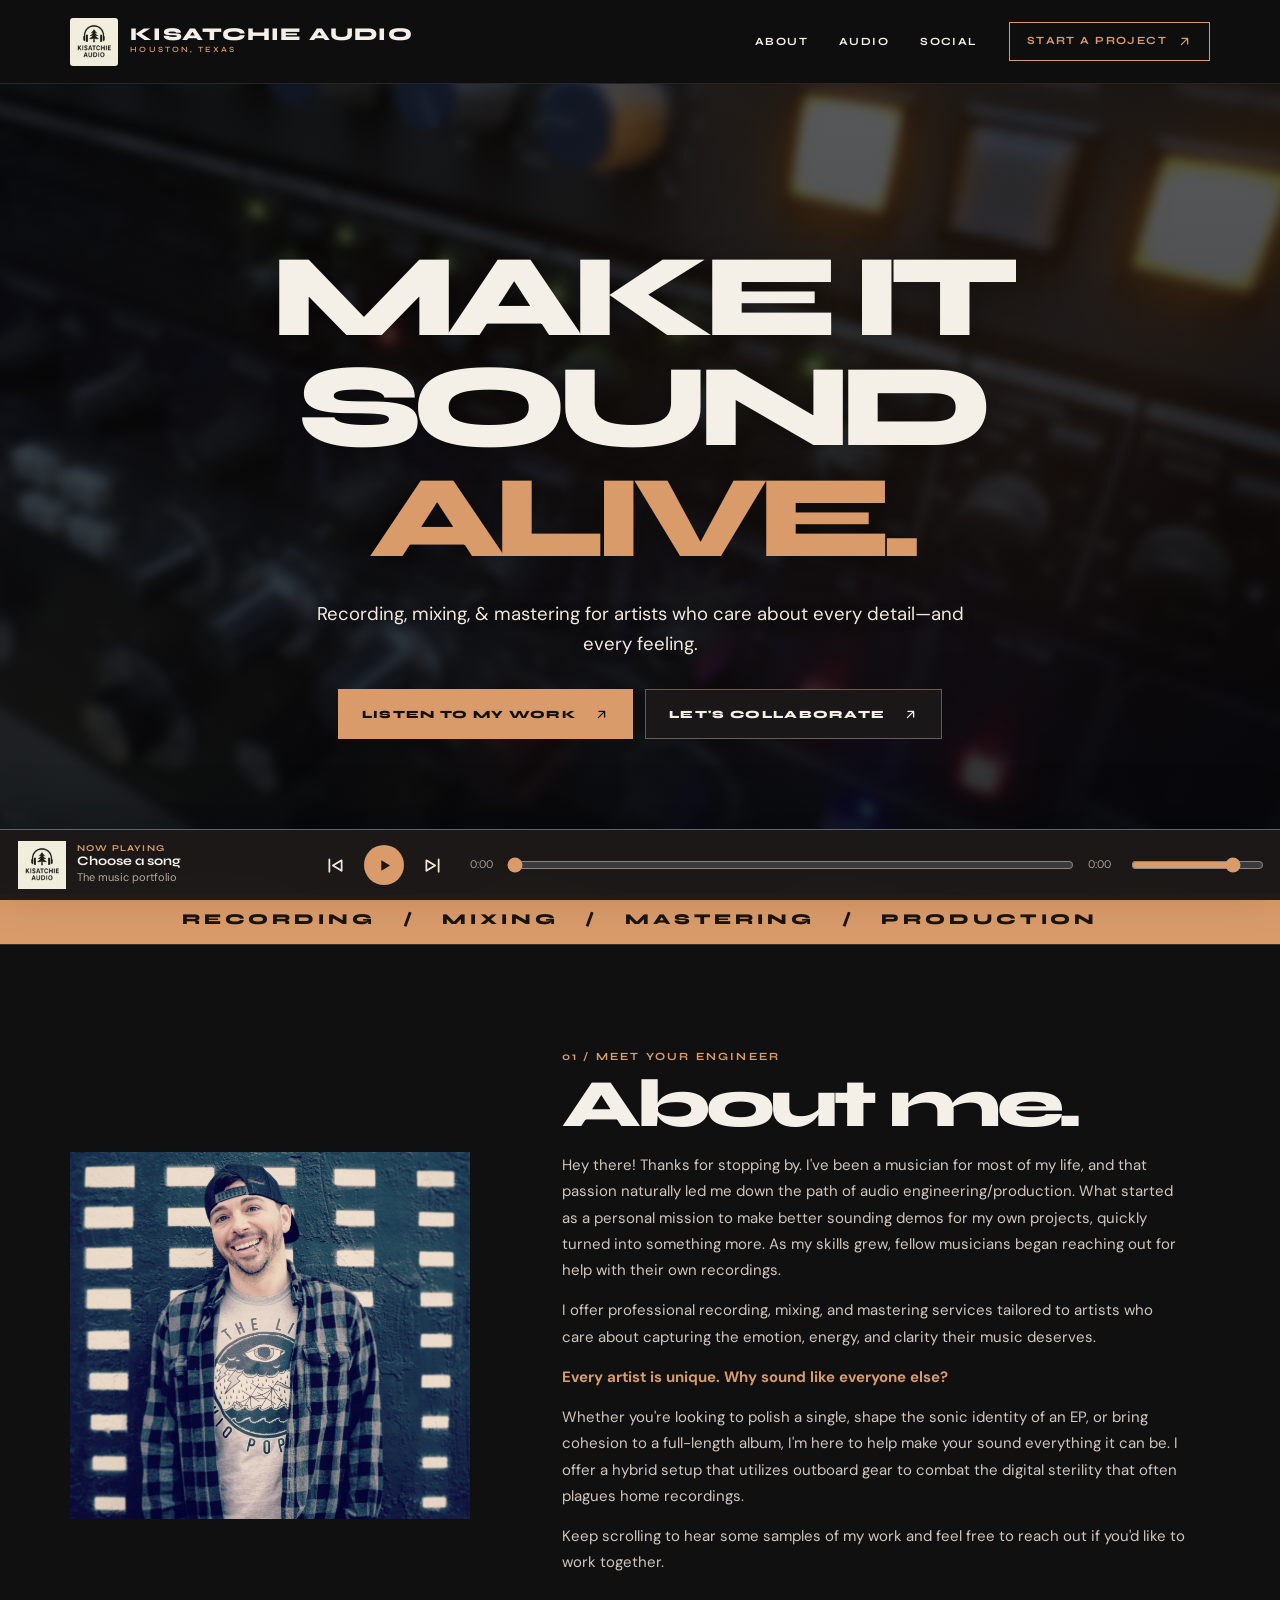
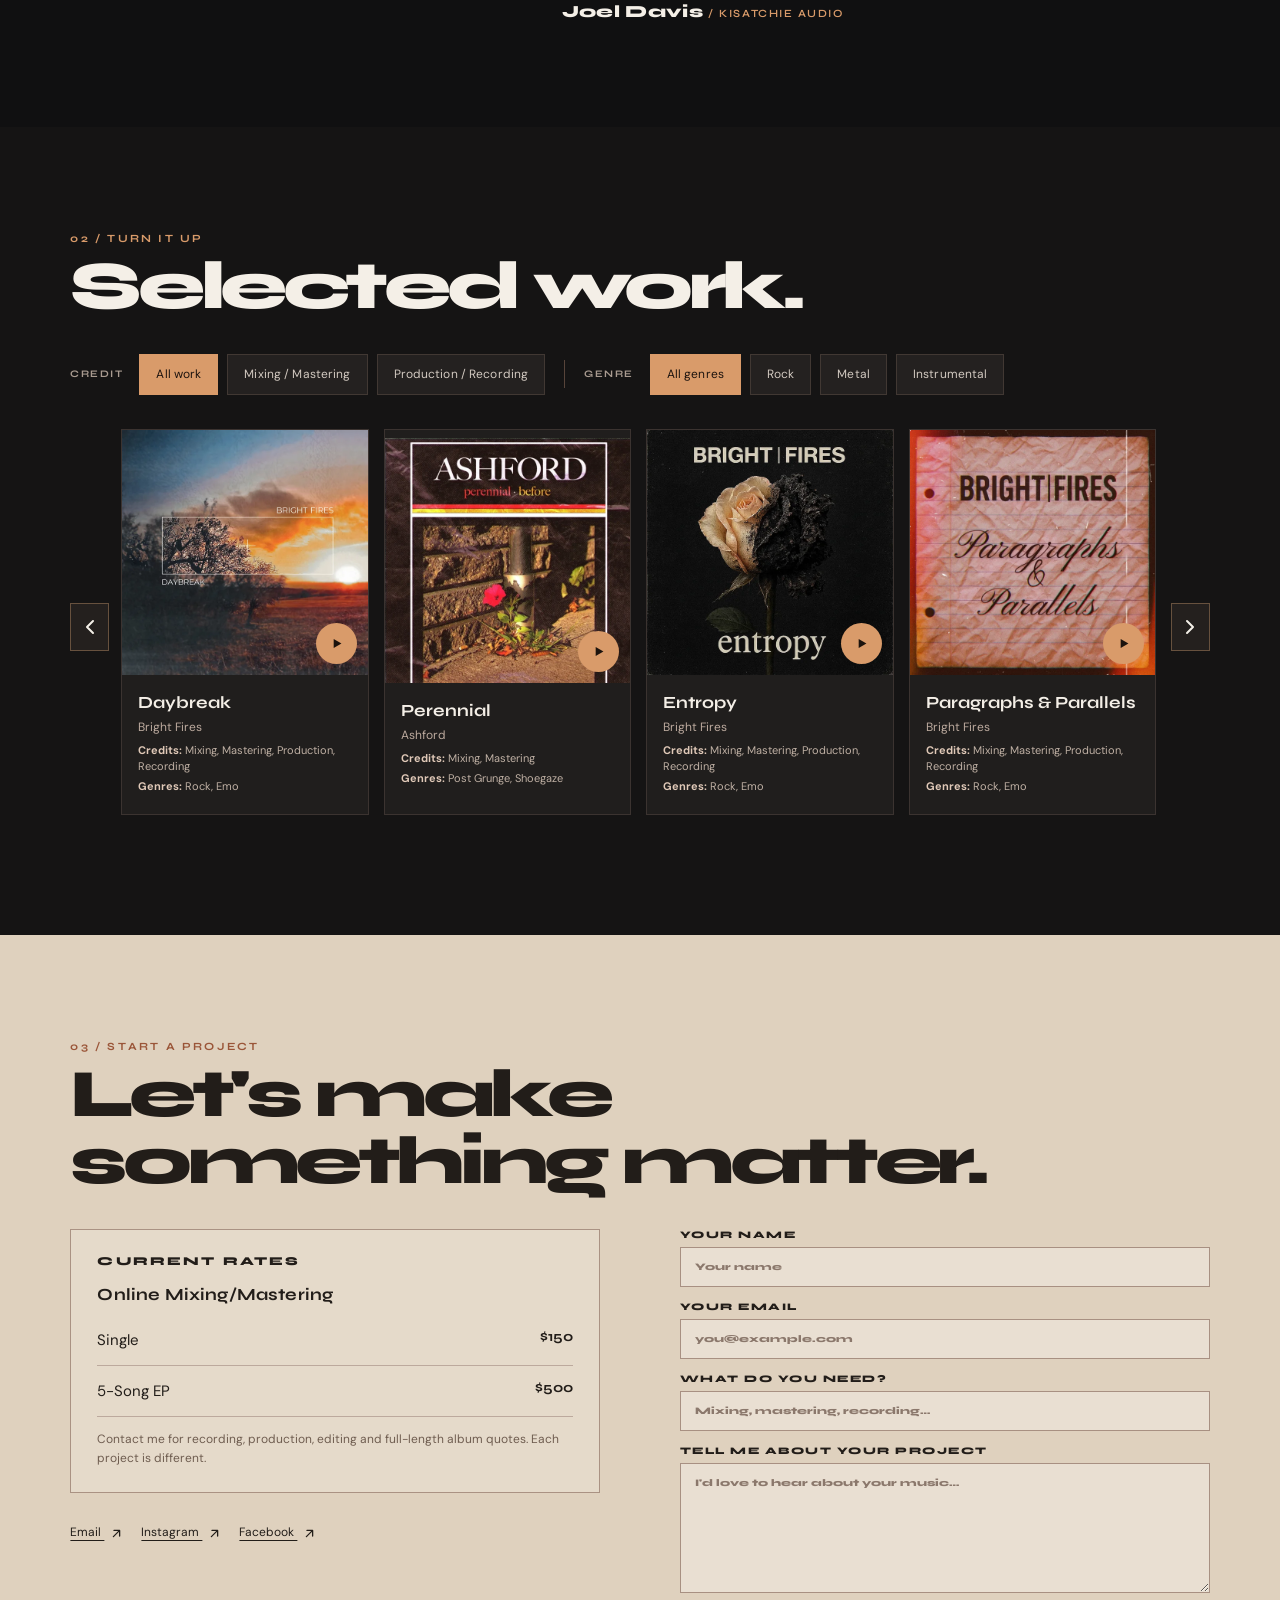
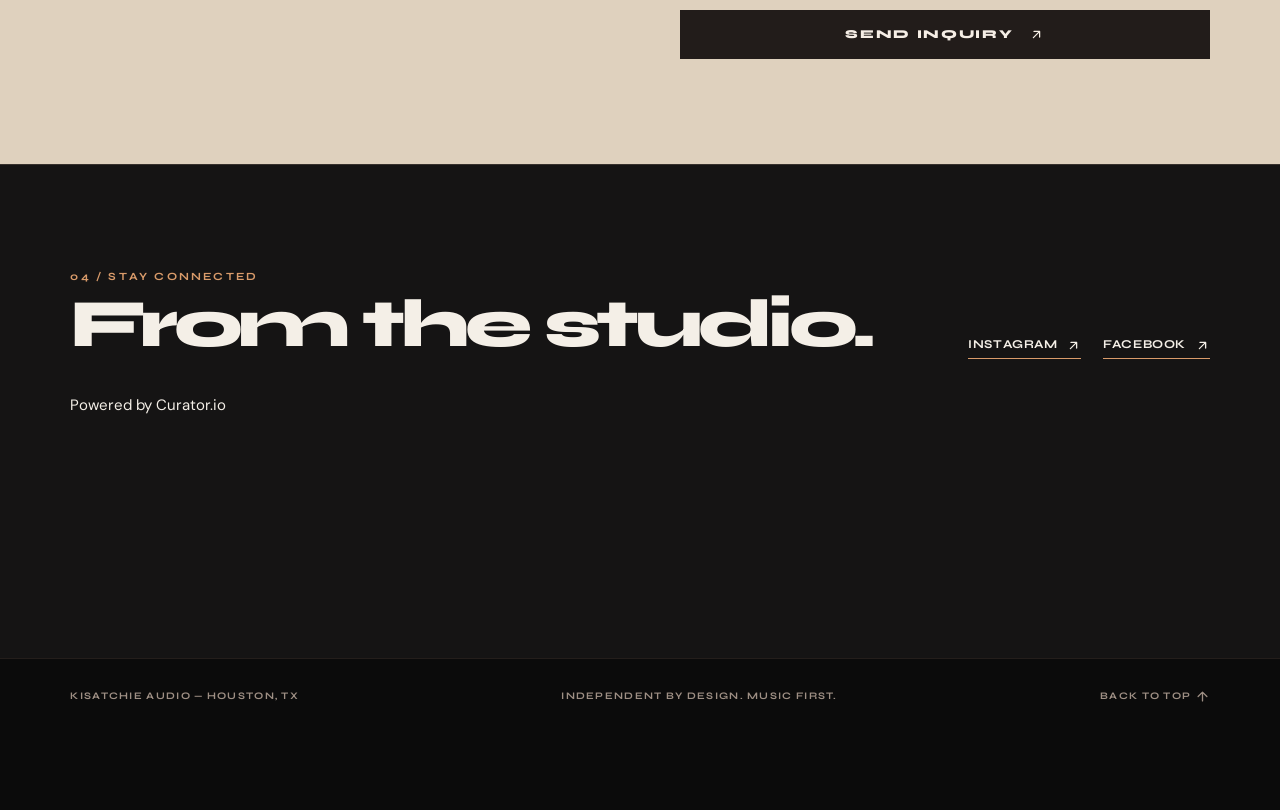
<file: index.html>
<!doctype html>
<html lang="en">
<head>
<meta charset="utf-8">
<meta name="viewport" content="width=device-width, initial-scale=1">
<meta name="theme-color" content="#101010">
<link rel="canonical" href="https://www.kisatchieaudio.com/">
<meta name="robots" content="index, follow, max-image-preview:large">
<meta property="og:type" content="website">
<meta property="og:locale" content="en_US">
<meta property="og:site_name" content="Kisatchie Audio">
<meta property="og:url" content="https://www.kisatchieaudio.com/">
<meta property="og:title" content="Kisatchie Audio | Recording, Mixing &amp; Mastering">
<meta property="og:description" content="Independent recording, mixing and mastering by Joel Davis. Listen to the work and start a project.">
<meta property="og:image" content="https://www.kisatchieaudio.com/img/seo-optimized/social-share.jpg">
<meta property="og:image:alt" content="Outboard recording studio equipment at Kisatchie Audio">
<meta property="og:image:type" content="image/jpeg">
<meta property="og:image:width" content="1200">
<meta property="og:image:height" content="630">
<meta name="twitter:card" content="summary_large_image">
<meta name="twitter:title" content="Kisatchie Audio | Recording, Mixing &amp; Mastering">
<meta name="twitter:description" content="Recording, mixing and mastering with character. Explore the music and connect with Kisatchie Audio.">
<meta name="twitter:image" content="https://www.kisatchieaudio.com/img/seo-optimized/social-share.jpg">
<script type="application/ld+json">{"@context":"https://schema.org","@graph":[{"@type":"ProfessionalService","@id":"https://www.kisatchieaudio.com/#business","name":"Kisatchie Audio","url":"https://www.kisatchieaudio.com/","image":"https://www.kisatchieaudio.com/img/seo-optimized/hero.webp","logo":"https://www.kisatchieaudio.com/img/intro/logo.webp","description":"Kisatchie Audio offers professional recording, mixing and mastering services in Houston, Texas.","address":{"@type":"PostalAddress","addressLocality":"Houston","addressRegion":"TX","addressCountry":"US"},"areaServed":{"@type":"City","name":"Houston"},"founder":{"@type":"Person","name":"Joel Davis"},"sameAs":["https://instagram.com/kisatchieaudio","https://facebook.com/kisatchieaudio"],"hasOfferCatalog":{"@type":"OfferCatalog","name":"Audio production services","itemListElement":[{"@type":"OfferCatalog","name":"Mixing and mastering","itemListElement":[{"@type":"Offer","price":"150","priceCurrency":"USD","description":"Online mixing and mastering per track","itemOffered":{"@type":"Service","name":"Online mixing and mastering"}}]},{"@type":"OfferCatalog","name":"Recording and production","itemListElement":[{"@type":"Offer","itemOffered":{"@type":"Service","name":"Recording, production and audio editing"}}]}]}},{"@type":"WebSite","@id":"https://www.kisatchieaudio.com/#website","url":"https://www.kisatchieaudio.com/","name":"Kisatchie Audio","publisher":{"@id":"https://www.kisatchieaudio.com/#business"},"inLanguage":"en-US"}]}</script>
<meta name="description" content="Kisatchie Audio is a Houston-based independent recording, mixing and mastering studio led by Joel Davis. Hear the work and start a project.">
<title>Kisatchie Audio | Recording, Mixing &amp; Mastering | Houston, TX</title>
<link rel="icon" type="image/webp" href="img/intro/logo.webp">
<link rel="preload" as="image" href="img/seo-optimized/hero.webp" fetchpriority="high">
<link rel="preconnect" href="https://fonts.googleapis.com">
<link rel="preconnect" href="https://fonts.gstatic.com" crossorigin>
<link href="https://fonts.googleapis.com/css2?family=DM+Sans:wght@400;500;600;700&family=Syne:wght@400;500;600;700;800&display=swap" rel="stylesheet">
<style>
:root{--bg:#101011;--panel:#1a1919;--panel2:#22201f;--ivory:#f4efe7;--muted:#b3aaa1;--line:#37312d;--copper:#d99b6a;--copper2:#a56440;--font-head:'Syne',sans-serif;--font-body:'DM Sans',sans-serif}
*{box-sizing:border-box}
html{scroll-behavior:smooth;scroll-padding-top:88px}
body{margin:0;background:var(--bg);color:var(--ivory);font-family:var(--font-body);font-size:15px;line-height:1.6}
body::selection{background:var(--copper);color:#15110f}
a{color:inherit;text-decoration:none}button,input,textarea,select{font:inherit}button{cursor:pointer}button:focus-visible,a:focus-visible,input:focus-visible,textarea:focus-visible{outline:2px solid var(--copper);outline-offset:4px}img{display:block;max-width:100%}
.container{max-width:1330px;margin:auto;padding:0 5.5%}
.eyebrow{font:700 11px var(--font-head);letter-spacing:.2em;text-transform:uppercase;color:var(--copper)}
.section-header{display:flex;align-items:end;justify-content:space-between;gap:20px;margin-bottom:34px}
.section-title{font:800 clamp(36px,5.3vw,72px)/.99 var(--font-head);letter-spacing:-.065em;margin:8px 0 0}
.section-description{max-width:410px;color:var(--muted);font-size:15px}
.kicker{font:700 12px var(--font-head);letter-spacing:.16em;text-transform:uppercase}
header{position:sticky;top:0;z-index:40;background:rgba(15,15,16,.93);backdrop-filter:blur(20px);border-bottom:1px solid rgba(210,180,155,.14)}
.nav-inner{height:83px;display:flex;align-items:center;gap:24px;justify-content:space-between}
.brand{display:flex;align-items:center;gap:12px;min-width:220px}.brand img{width:48px;height:48px;object-fit:cover;border-radius:3px}.brand-name{display:block;font:800 18px/1 var(--font-head);letter-spacing:.06em}.brand-label{display:block;font:600 8px/1.8 var(--font-head);letter-spacing:.26em;color:var(--copper);text-transform:uppercase}
.main-nav{display:flex;align-items:center;gap:31px}.main-nav a{font:700 11px var(--font-head);letter-spacing:.13em;text-transform:uppercase;transition:color .2s}.main-nav a:hover{color:var(--copper)}
.nav-contact{border:1px solid var(--copper);padding:11px 17px;color:var(--copper)!important}
.menu-button{display:none;background:transparent;border:1px solid var(--line);color:var(--ivory);padding:8px 13px;letter-spacing:.15em;text-transform:uppercase}
.hero{min-height:690px;display:grid;grid-template-columns:minmax(0,54%) minmax(0,46%);position:relative;overflow:hidden;border-bottom:1px solid var(--line)}
.hero-copy{position:relative;z-index:1;padding:clamp(76px,10vw,137px) 8% 100px 10.3%;background:linear-gradient(100deg,#101011 70%,#151211)}
.hero-copy .eyebrow{margin:0 0 35px}
.hero h1{font:800 clamp(66px,8.4vw,137px)/.92 var(--font-head);letter-spacing:-.09em;text-transform:uppercase;margin:0 0 35px;max-width:770px}
.hero h1 span{color:var(--copper)}
.hero-subtitle{font-size:18px;max-width:480px;color:#c7beb6;margin:0 0 32px}
.hero-meta{display:flex;align-items:center;gap:12px;color:#b49f90;font-size:11px;letter-spacing:.1em;text-transform:uppercase;margin-top:58px}
.hero-meta::before{content:'';height:1px;width:38px;background:var(--copper)}
.hero-image{position:relative;min-height:540px;overflow:hidden}.hero-image img{width:100%;height:100%;object-fit:cover;object-position:center;filter:contrast(1.1) saturate(.87) brightness(.73)}
.hero-image::after{content:'';position:absolute;inset:0;background:linear-gradient(90deg,#101011 0%,transparent 23%),linear-gradient(0deg,rgba(16,16,17,.55),transparent 47%)}
.hero-image-label{position:absolute;right:7%;bottom:36px;z-index:2;border-top:1px solid rgba(255,255,255,.45);padding-top:12px;color:#f1e5dd;font:600 10px var(--font-head);letter-spacing:.17em;text-transform:uppercase}
.btn-row{display:flex;flex-wrap:wrap;gap:12px}
.btn{display:inline-flex;align-items:center;justify-content:center;gap:18px;min-height:50px;padding:14px 23px;font:800 11px var(--font-head);letter-spacing:.12em;text-transform:uppercase;transition:transform .2s,background .2s}
.btn:hover{transform:translateY(-2px)}
.btn-primary{background:var(--copper);color:#15100e;border:1px solid var(--copper)}.btn-primary:hover{background:#edb48a}
.btn-outline{border:1px solid #6e5b50;background:#191717;color:var(--ivory)}
.ticker{background:var(--copper);color:#1b1410;padding:16px 5%;text-align:center;font:800 clamp(10px,1.4vw,15px) var(--font-head);letter-spacing:.26em;text-transform:uppercase}
.section{padding:105px 0}
.services{border-bottom:1px solid var(--line)}
.service-grid{display:grid;grid-template-columns:repeat(3,1fr);gap:15px}
.service-card{background:var(--panel);border:1px solid var(--line);padding:36px 31px 42px;min-height:250px;transition:background .2s,border-color .2s}.service-card:hover{background:#211e1c;border-color:#8b6348}
.service-card .service-number{color:var(--copper);font:700 12px var(--font-head);letter-spacing:.12em}
.service-card h3{font:800 clamp(24px,3vw,38px) var(--font-head);letter-spacing:-.06em;margin:35px 0 12px}
.service-card p{color:var(--muted);max-width:300px;margin:0}
.portfolio{background:#151414}
.filter-panel{display:flex;align-items:center;flex-wrap:wrap;gap:9px;margin-bottom:30px}
.filter-heading{font:700 10px var(--font-head);letter-spacing:.15em;color:#a99b90;text-transform:uppercase;margin-right:7px}
.filter-button{background:#242120;border:1px solid #413833;color:#d2c9c0;padding:10px 16px;font-size:12px;letter-spacing:.01em}
.filter-button[aria-pressed="true"]{background:var(--copper);color:#1e140f;border-color:var(--copper)}
.filter-divider{width:1px;height:28px;background:#57443a;margin:0 10px}
.track-grid{display:grid;grid-template-columns:repeat(4,minmax(0,1fr));gap:17px}
.track-card{background:#201e1d;border:1px solid #3b3330;text-align:left;color:inherit;padding:0 0 19px;min-width:0;overflow:hidden;transition:transform .2s,border-color .2s}
.track-card:hover{transform:translateY(-4px);border-color:#c28b61}
.track-card[aria-pressed="true"]{border-color:var(--copper);box-shadow:0 0 0 1px var(--copper) inset}
.track-art{aspect-ratio:1;position:relative;overflow:hidden;background:#292321}.track-art img{width:100%;height:100%;object-fit:cover;transition:transform .3s}.track-card:hover .track-art img{transform:scale(1.04)}
.track-play{position:absolute;bottom:11px;right:11px;display:grid;place-items:center;width:41px;height:41px;border-radius:50%;background:var(--copper);color:#1c130d;font-size:13px}
.track-card h3{font:700 17px/1.3 var(--font-head);margin:17px 16px 4px;white-space:nowrap;overflow:hidden;text-overflow:ellipsis}
.track-credit{margin:0 16px;font-size:12px;color:#af9e92;min-height:37px}
.portfolio-empty{padding:30px;background:#221d1b;color:var(--muted);display:none}
.portfolio-foot{margin:25px 0 0;color:#9e8e82;font-size:12px;letter-spacing:.02em}
.about{border-top:1px solid #38302a}
.about-grid{display:grid;grid-template-columns:.85fr 1.15fr;gap:min(8vw,115px);align-items:center}
.about-photo{position:relative}.about-photo>img{width:100%;max-height:650px;object-fit:cover;object-position:center top;filter:saturate(.7)}.about-photo:after{content:'';position:absolute;inset:15px -15px -15px 15px;border:1px solid #8c593d;z-index:-1}
.about-copy p{max-width:625px;font-size:16px;color:#c7bcb2}
.about-copy strong{color:var(--ivory)}
.signature{font:800 17px var(--font-head);letter-spacing:.02em;margin-top:25px}.signature span{font-size:11px;font-weight:600;color:var(--copper);letter-spacing:.14em;text-transform:uppercase}
.gear-strip{display:grid;grid-template-columns:1fr 1fr;gap:14px;margin-top:55px}.gear-strip img{width:100%;height:260px;object-fit:cover;filter:saturate(.8) brightness(.92)}
.contact{background:#dfd1be;color:#221d19}
.contact .eyebrow{color:#9a5538}.contact .section-title{color:#221d19}
.contact-grid{display:grid;grid-template-columns:1fr 1fr;gap:7%;align-items:start}
.contact-copy{font-size:17px;color:#594b42;max-width:510px}
.rate-box{border:1px solid #aa9283;padding:24px 26px;margin-top:25px;background:rgba(255,255,255,.19)}
.rate-box h3{font:800 12px var(--font-head);letter-spacing:.18em;text-transform:uppercase;margin:0 0 16px}
.rate-service-heading{margin:4px 0 10px;font:700 17px var(--font-head);letter-spacing:.01em;color:#221d19}
.rate-row{display:flex;justify-content:space-between;gap:14px;padding:13px 0;border-bottom:1px solid #bca99d}.rate-row:last-child{border:none}.rate-row b{font:700 14px var(--font-head);text-align:right}
.rate-note{font-size:12px;color:#6f5d50;margin:13px 0 0}
.contact-form{display:grid;gap:14px}
.contact-form label{font:800 10px var(--font-head);letter-spacing:.15em;text-transform:uppercase}
.contact-form input,.contact-form textarea{width:100%;margin-top:6px;padding:13px 14px;border:1px solid #a89082;background:rgba(255,255,255,.3);color:#221d19;border-radius:0;outline-offset:0}
.contact-form textarea{min-height:130px;resize:vertical}.contact-form input::placeholder,.contact-form textarea::placeholder{color:#8b786c}
.contact-form button{background:#221c1a;color:#f6eee6;border:0;text-align:center;padding:17px;font:800 12px var(--font-head);letter-spacing:.14em;text-transform:uppercase}
.contact-links{display:flex;flex-wrap:wrap;gap:17px;margin-top:30px;font-size:12px;text-decoration:underline;text-underline-offset:4px}
footer{background:#0b0b0b;padding:28px 0 105px;border-top:1px solid #241e1b}
.footer-inner{display:flex;align-items:center;justify-content:space-between;gap:15px;font:700 10px var(--font-head);color:#9e8f84;letter-spacing:.13em;text-transform:uppercase}
.audio-dock{position:fixed;z-index:35;bottom:0;left:0;right:0;background:rgba(28,25,24,.97);backdrop-filter:blur(18px);border-top:1px solid #825b42;box-shadow:0 -14px 50px rgba(0,0,0,.22);padding:11px max(18px,calc((100vw - 1290px)/2))}
.dock-content{display:grid;grid-template-columns:minmax(170px,280px) auto 1fr auto;gap:18px;align-items:center}
.now-playing{display:flex;align-items:center;gap:11px;min-width:0}.now-playing img{width:48px;height:48px;object-fit:cover;background:#332d28}.now-playing-text{min-width:0}
.now-playing-text small{display:block;color:var(--copper);text-transform:uppercase;letter-spacing:.13em;font:700 9px var(--font-head)}
.now-playing-text strong{display:block;white-space:nowrap;overflow:hidden;text-overflow:ellipsis;font:700 13px var(--font-head)}
.now-playing-text span{display:block;color:#b4a99f;font-size:11px;white-space:nowrap;overflow:hidden;text-overflow:ellipsis}
.dock-controls{display:flex;align-items:center;gap:9px}.dock-controls button{background:none;border:0;color:#f3e8da;font-size:19px;padding:9px}
.dock-controls .play{background:var(--copper);color:#1d1510;width:40px;height:40px;border-radius:50%;font-size:14px;display:grid;place-items:center}
.seek-group{display:flex;align-items:center;gap:12px;min-width:0}.seek-group span{color:#a79b90;font-size:11px;white-space:nowrap}
input[type="range"]{width:100%;accent-color:var(--copper);cursor:pointer}
.volume{width:90px}
@media(max-width:1060px){.hero h1{font-size:clamp(66px,8vw,110px)}.main-nav{gap:15px}.track-grid{grid-template-columns:repeat(3,minmax(0,1fr))}.volume{display:none}}
@media(max-width:760px){
html{scroll-padding-top:68px}.container{padding:0 22px}.nav-inner{height:68px}.brand{min-width:0}.brand img{width:40px;height:40px}.brand-name{font-size:15px}.brand-label{font-size:7px}.menu-button{display:block}.main-nav{display:none;position:absolute;top:68px;left:0;right:0;padding:15px 25px 28px;background:#141212;border-bottom:1px solid var(--line);flex-direction:column;align-items:stretch}.main-nav.open{display:flex}.main-nav a{padding:9px 0}
.hero{grid-template-columns:1fr;display:flex;flex-direction:column-reverse}.hero-image{min-height:340px;max-height:340px}.hero-image::after{background:linear-gradient(0deg,#101011,transparent 50%)}.hero-copy{padding:27px 22px 60px;background:var(--bg)}.hero-copy .eyebrow{margin-bottom:19px}.hero h1{font-size:clamp(60px,15vw,90px);line-height:.94;margin-bottom:22px}.hero-subtitle{font-size:15px}.hero-meta{margin-top:35px}.hero-image-label{bottom:15px;right:18px}.btn{padding:14px 18px;font-size:10px}.ticker{letter-spacing:.12em;font-size:9px;padding:13px 9px}
.section{padding:74px 0}.section-header{display:block}.section-title{font-size:clamp(41px,10vw,62px)}.section-description{font-size:14px;margin-top:14px}.service-grid{grid-template-columns:1fr}.service-card{min-height:180px;padding:23px}.service-card h3{margin:20px 0 7px}.filter-panel{gap:7px}.filter-heading{width:100%;margin-top:5px}.filter-divider{display:none}.filter-button{padding:9px 12px;font-size:11px}.track-grid{grid-template-columns:repeat(2,minmax(0,1fr));gap:10px}.track-card{padding-bottom:13px}.track-card h3{font-size:13px;margin:11px 11px 3px}.track-credit{font-size:10px;margin:0 11px;line-height:1.3}.track-play{width:32px;height:32px;bottom:8px;right:8px}.about-grid,.contact-grid{grid-template-columns:1fr;gap:39px}.about-photo{max-width:470px}.gear-strip{gap:8px;margin-top:34px}.gear-strip img{height:140px}.contact-copy{font-size:15px}.footer-inner{display:block;line-height:2}
.audio-dock{padding:8px 11px max(8px,env(safe-area-inset-bottom))}.dock-content{grid-template-columns:minmax(0,1fr) auto;gap:6px 12px}.now-playing img{width:40px;height:40px}.now-playing-text strong{font-size:12px}.dock-controls{gap:3px}.dock-controls button{font-size:15px;padding:6px}.dock-controls .play{width:35px;height:35px;font-size:12px}.seek-group{grid-column:1/-1}.seek-group span{font-size:9px}footer{padding-bottom:110px}
}
@media(prefers-reduced-motion:reduce){*,*:before,*:after{scroll-behavior:auto!important;transition:none!important}}

/* NEW SITE REVISION — centered, full-bleed photo hero inspired by the supplied reference */
.hero{display:flex;min-height:min(90vh,840px);align-items:center;justify-content:center;position:relative;isolation:isolate;text-align:center;background:#111;overflow:hidden}
.hero-background{position:absolute;inset:-15px;z-index:-2;overflow:hidden}
.hero-background img{width:100%;height:100%;object-fit:cover;object-position:center center;filter:blur(5px) brightness(.50) saturate(.66);transform:scale(1.065)}
.hero:after{content:'';position:absolute;inset:0;z-index:-1;background:linear-gradient(180deg,rgba(9,11,14,.34),rgba(9,11,14,.48) 60%,rgba(9,11,14,.72))}
.hero-copy{width:100%;max-width:1180px;z-index:1;position:relative;background:none;padding:120px 30px 116px;margin:0}
.hero h1{max-width:none;margin:0 auto 26px;text-transform:uppercase;font:800 clamp(60px,9.2vw,151px)/.94 var(--font-head);letter-spacing:-.095em;text-shadow:0 5px 30px rgba(0,0,0,.3)}
.hero h1 span{color:var(--copper)}
.hero-subtitle{margin:0 auto 30px;max-width:660px;color:#f1e8df;font-size:clamp(15px,1.45vw,19px);text-shadow:0 2px 10px #111}
.hero .btn-row{justify-content:center}
.about{background:#101011}
.about .about-grid{grid-template-columns:minmax(270px,.78fr) minmax(0,1.22fr);gap:clamp(35px,6vw,85px);align-items:center}
.about .about-copy p{font-size:15px;line-height:1.75;margin:14px 0;color:#d0c6bd}
.about .about-copy strong{color:var(--copper)}
.social{background:#151414;border-top:1px solid var(--line)}
.social-links{display:flex;align-items:center;flex-wrap:wrap;gap:22px}
.social-links a{font:700 12px var(--font-head);letter-spacing:.05em;text-transform:uppercase;border-bottom:1px solid var(--copper);padding-bottom:5px}
.social-links a:hover{color:var(--copper)}
.social #curator-feed-default-feed-layout{min-height:160px}
.contact .contact-grid>div:first-child>.rate-box{margin-top:0}
@media(max-width:760px){
  .hero{min-height:77svh;display:flex;flex-direction:row;align-items:center}
  .hero-background{inset:-14px}
  .hero-background img{object-position:50% 50%;transform:scale(1.09);filter:blur(4px) brightness(.45) saturate(.7)}
  .hero-copy{padding:90px 20px}
  .hero h1{font-size:clamp(48px,12.4vw,84px);line-height:1;letter-spacing:-.08em}
  .hero-subtitle{max-width:370px;font-size:14px}
  .hero .btn-row{gap:10px}
  .about .about-grid{grid-template-columns:1fr;gap:36px}
  .about-photo{max-width:400px;margin:auto}
  .about .about-copy p{font-size:14px}
  .social-links{margin-top:18px}
}


/* NEW portfolio layout: desktop single horizontal rail, mobile compact vertical scroll. */
.portfolio-carousel{display:flex;gap:12px;align-items:center;width:100%}
.portfolio-carousel .track-grid{
  display:flex;flex:1 1 auto;min-width:0;flex-wrap:nowrap;align-items:stretch;
  overflow-x:auto;overflow-y:hidden;scroll-snap-type:x mandatory;scroll-behavior:smooth;
  padding:4px 3px 15px;gap:15px;scrollbar-width:thin;scrollbar-color:#825b42 transparent;
}
.portfolio-carousel .track-card{
  display:block;flex:0 0 clamp(195px,24%,267px);width:clamp(195px,24%,267px);max-width:none;
  scroll-snap-align:start;
}
.portfolio-arrow{
  flex:0 0 39px;height:48px;border:1px solid #67513e;background:#24201e;
  color:var(--ivory);font-size:23px;line-height:1;transition:background .2s;
}
.portfolio-arrow:hover{background:#704c35}
@media(max-width:768px){
  .portfolio-carousel{display:block}
  .portfolio-arrow{display:none}
  .portfolio-carousel .track-grid{
    display:flex;flex-direction:column;gap:0;width:100%;max-height:360px;
    overflow-x:hidden;overflow-y:auto;overscroll-behavior:contain;
    -webkit-overflow-scrolling:touch;scroll-snap-type:none;
    scroll-behavior:auto;padding:0;border:1px solid #554137;border-radius:9px;
    background:#171616;
  }
  .portfolio-carousel .track-card{
    display:grid;grid-template-columns:93px minmax(0,1fr);
    grid-template-rows:1fr 1fr;align-items:center;
    width:100%;max-width:none;min-width:0;min-height:94px;flex:0 0 94px;
    padding:0 13px 0 0;overflow:hidden;border:0;border-bottom:1px solid #413732;
    background:transparent;transition:background .2s;
    text-align:left;transform:none;
  }
  .portfolio-carousel .track-card:last-child{border-bottom:0}
  .portfolio-carousel .track-card:hover{background:#262220;transform:none}
  .portfolio-carousel .track-card[aria-pressed="true"]{background:#302721;border-color:#885939;box-shadow:inset 3px 0 var(--copper)}
  .portfolio-carousel .track-card .track-art{
    grid-column:1;grid-row:1 / 3;width:72px;height:72px;aspect-ratio:1;
    margin:0 auto;border-radius:5px;overflow:hidden;
  }
  .portfolio-carousel .track-card .track-art img{width:100%;height:100%;object-fit:cover}
  .portfolio-carousel .track-card .track-art .track-play{width:27px;height:27px;font-size:10px;right:4px;bottom:4px}
  .portfolio-carousel .track-card h3{
    grid-column:2;grid-row:1;align-self:end;white-space:normal;overflow-wrap:anywhere;
    font-size:14px;line-height:1.2;margin:0 0 4px;min-width:0;
  }
  .portfolio-carousel .track-card .track-credit{
    grid-column:2;grid-row:2;align-self:start;min-width:0;
    margin:0;font-size:11px;line-height:1.3;color:#baa79b;
  }
}


/* Restore original About photo and its compact square presentation. */
.about-photo{width:100%;max-width:400px}
.about-photo>img{display:block;width:100%;height:auto;aspect-ratio:1/1;object-fit:contain;object-position:center;background:#101011}
/* SVG icons ensure iOS does not substitute colorful emoji glyphs. */
.ui-icon{display:inline-block;width:19px;height:19px;flex:none;vertical-align:middle}
.btn .ui-icon,.main-nav .ui-icon,.contact-links .ui-icon,.social-links .ui-icon,footer .ui-icon{width:15px;height:15px;stroke-width:2.1}
.main-nav .nav-contact .ui-icon,.social-links .ui-icon,.contact-links .ui-icon{margin-left:5px}
.portfolio-arrow{display:grid;place-items:center}
.portfolio-arrow .ui-icon{width:24px;height:24px}
.dock-controls button{display:grid;place-items:center}
.dock-controls button .ui-icon{width:21px;height:21px}
.dock-controls .play .ui-icon{width:19px;height:19px}
.track-play .ui-icon{width:17px;height:17px}
.contact-form button .ui-icon{width:15px;height:15px;margin-left:10px;vertical-align:middle}
.footer-inner{gap:26px;line-height:1.8}
.footer-inner > *{min-width:0}
.footer-inner a{white-space:nowrap}
.track-card .track-artist{margin:0 16px 8px;color:#bcaa9e;font-size:12px;line-height:1.35}
.track-card .track-credits,.track-card .track-genres{margin:4px 16px 0;font-size:11px;line-height:1.45;color:#bfb0a4;overflow-wrap:anywhere}
.track-card .track-credits strong,.track-card .track-genres strong{font-weight:700;color:#e0c9b8}
@media(max-width:768px){
  .footer-inner{display:flex;flex-direction:column;align-items:flex-start;justify-content:flex-start;gap:13px;font-size:10px;line-height:1.5;letter-spacing:.10em}
  .footer-inner > *{display:block;width:100%;max-width:100%;overflow-wrap:anywhere}
  .footer-inner a{display:inline-flex;align-items:center;gap:6px}
  footer{padding:29px 0 155px}
  .portfolio-carousel .track-card{
    grid-template-rows:repeat(4,auto);align-content:center;min-height:134px;
    flex:0 0 auto;gap:3px 0;padding:11px 13px 11px 0
  }
  .portfolio-carousel .track-card .track-art{grid-column:1;grid-row:1 / span 4}
  .portfolio-carousel .track-card h3{grid-column:2;grid-row:1;margin:0;align-self:auto;font-size:14px;line-height:1.2}
  .portfolio-carousel .track-card .track-artist{grid-column:2;grid-row:2;margin:0;font-size:11px;line-height:1.25}
  .portfolio-carousel .track-card .track-credits{grid-column:2;grid-row:3;margin:0;font-size:10.5px;line-height:1.3;align-self:auto}
  .portfolio-carousel .track-card .track-genres{grid-column:2;grid-row:4;margin:0;font-size:10.5px;line-height:1.3;align-self:auto}
  .dock-controls .play .ui-icon{width:17px;height:17px}
  .btn .ui-icon{width:15px;height:15px}
}
</style>
</head>
<body>
<header>
  <div class="container nav-inner">
    <a class="brand" href="#top" aria-label="Kisatchie Audio home"><img src="img/intro/logo.webp" alt="Kisatchie Audio tree and headphones logo"><span><span class="brand-name">KISATCHIE AUDIO</span><span class="brand-label">Houston, Texas</span></span></a>
    <button class="menu-button" id="menu-button" aria-expanded="false" aria-controls="main-nav">Menu ☰</button>
    <nav class="main-nav" id="main-nav" aria-label="Site navigation"><a href="#about">About</a><a href="#work">Audio</a><a href="#social">Social</a><a class="nav-contact" href="#contact">Start a project <svg class="ui-icon" aria-hidden="true" focusable="false" viewBox="0 0 24 24" fill="none" stroke="currentColor" stroke-width="2" stroke-linecap="round" stroke-linejoin="round"><path d="M7 17 17 7M8 7h9v9"/></svg></a></nav>
  </div>
</header>
<main id="top">
  <section class="hero" aria-labelledby="hero-title">
    <div class="hero-background" aria-hidden="true"><img src="img/seo-optimized/hero.webp" alt="" fetchpriority="high" decoding="async" width="1800" height="1350"></div>
    <div class="hero-copy">
      <h1 id="hero-title">Make it<br>sound <span>alive.</span></h1>
      <p class="hero-subtitle">Recording, mixing, &amp; mastering for artists who care about every detail—and every feeling.</p>
      <div class="btn-row"><a class="btn btn-primary" href="#work">Listen to my work <svg class="ui-icon" aria-hidden="true" focusable="false" viewBox="0 0 24 24" fill="none" stroke="currentColor" stroke-width="2" stroke-linecap="round" stroke-linejoin="round"><path d="M7 17 17 7M8 7h9v9"/></svg></a><a class="btn btn-outline" href="#contact">Let's collaborate <svg class="ui-icon" aria-hidden="true" focusable="false" viewBox="0 0 24 24" fill="none" stroke="currentColor" stroke-width="2" stroke-linecap="round" stroke-linejoin="round"><path d="M7 17 17 7M8 7h9v9"/></svg></a></div>
    </div>
  </section>
  <div class="ticker">Recording &nbsp; / &nbsp; Mixing &nbsp; / &nbsp; Mastering &nbsp; / &nbsp; Production</div>
  <section class="section about" id="about">
  <div class="container">
    <div class="about-grid">
      <div class="about-photo"><img src="img/intro/headshot.webp" alt="Joel Davis, Kisatchie Audio" loading="lazy" decoding="async" width="400" height="400"></div>
      <div class="about-copy">
        <div class="eyebrow">01 / Meet your engineer</div><h2 class="section-title">About me.</h2>
        <p>Hey there! Thanks for stopping by. I've been a musician for most of my life, and that passion naturally led me down the path of audio engineering/production. What started as a personal mission to make better sounding demos for my own projects, quickly turned into something more. As my skills grew, fellow musicians began reaching out for help with their own recordings.</p>
        <p>I offer professional recording, mixing, and mastering services tailored to artists who care about capturing the emotion, energy, and clarity their music deserves.</p>
        <p><strong>Every artist is unique. Why sound like everyone else?</strong></p>
        <p>Whether you're looking to polish a single, shape the sonic identity of an EP, or bring cohesion to a full-length album, I'm here to help make your sound everything it can be. I offer a hybrid setup that utilizes outboard gear to combat the digital sterility that often plagues home recordings.</p>
        <p>Keep scrolling to hear some samples of my work and feel free to reach out if you'd like to work together.</p>
        <div class="signature">Joel Davis <span> / Kisatchie Audio</span></div>
      </div>
    </div>
  </div>
</section>
<section class="section portfolio" id="work">
    <div class="container">
      <div class="section-header"><div><div class="eyebrow">02 / Turn it up</div><h2 class="section-title">Selected work.</h2></div></div>
      <div class="filter-panel" role="group" aria-label="Filter portfolio">
        <span class="filter-heading">Credit</span>
        <button class="filter-button" type="button" data-credit="all" aria-pressed="true">All work</button>
        <button class="filter-button" type="button" data-credit="Mixing & Mastering" aria-pressed="false">Mixing / Mastering</button>
        <button class="filter-button" type="button" data-credit="Production" aria-pressed="false">Production / Recording</button>
        <span class="filter-divider"></span>
        <span class="filter-heading">Genre</span>
        <button class="filter-button" type="button" data-genre="all" aria-pressed="true">All genres</button>
        <button class="filter-button" type="button" data-genre="Rock" aria-pressed="false">Rock</button>
        <button class="filter-button" type="button" data-genre="Metal" aria-pressed="false">Metal</button>
        <button class="filter-button" type="button" data-genre="Instrumental" aria-pressed="false">Instrumental</button>
      </div>
      <div class="portfolio-carousel">
        <button id="portfolio-scroll-prev" class="portfolio-arrow" type="button" aria-label="Scroll portfolio left"><svg class="ui-icon" aria-hidden="true" focusable="false" viewBox="0 0 24 24" fill="none" stroke="currentColor" stroke-width="2" stroke-linecap="round" stroke-linejoin="round"><path d="m15 18-6-6 6-6"/></svg></button>
        <div class="track-grid" id="track-grid" aria-label="Music portfolio" tabindex="0"></div>
        <button id="portfolio-scroll-next" class="portfolio-arrow" type="button" aria-label="Scroll portfolio right"><svg class="ui-icon" aria-hidden="true" focusable="false" viewBox="0 0 24 24" fill="none" stroke="currentColor" stroke-width="2" stroke-linecap="round" stroke-linejoin="round"><path d="m9 18 6-6-6-6"/></svg></button>
      </div>
      <noscript>
  <div class="portfolio-static-index" aria-label="Kisatchie Audio music portfolio and credits">
    <h3>Music portfolio — track credits and genres</h3>
    <ul>
      <li><strong>Bright Fires — Daybreak</strong>. Credits: Mixing, Mastering, Production, Recording. Genres: Rock, Emo.</li>
      <li><strong>Ashford — Perennial</strong>. Credits: Mixing, Mastering. Genres: Post Grunge, Shoegaze.</li>
      <li><strong>Bright Fires — Entropy</strong>. Credits: Mixing, Mastering, Production, Recording. Genres: Rock, Emo.</li>
      <li><strong>Bright Fires — Paragraphs &amp; Parallels</strong>. Credits: Mixing, Mastering, Production, Recording. Genres: Rock, Emo.</li>
      <li><strong>Bright Fires — A Way With Words</strong>. Credits: Mixing, Mastering, Production, Recording. Genres: Rock, Emo.</li>
      <li><strong>Bright Fires — Shadows</strong>. Credits: Mixing, Mastering, Production, Recording. Genres: Rock, Emo.</li>
      <li><strong>If I'm Lucky — Deja Vu</strong>. Credits: Mixing, Mastering. Genres: Pop Punk.</li>
      <li><strong>Cardinals Pride — What Moves Us</strong>. Credits: Mixing, Mastering. Genres: Metal.</li>
      <li><strong>Ash Gale — We Got the Fire</strong>. Credits: Mixing, Mastering. Genres: Pop Rock.</li>
      <li><strong>Voila ft The Ready Set — We Could Be The Future</strong>. Credits: Mixing, Mastering. Genres: Rock.</li>
      <li><strong>Trees On Mars — First Place</strong>. Credits: Mixing, Mastering. Genres: Rock, Instrumental.</li>
      <li><strong>Drew Elliott — Conversations</strong>. Credits: Mixing, Mastering. Genres: Alternative, Indie, Pop Rock.</li>
      <li><strong>Lilyhammer — For You</strong>. Credits: Mastering. Genres: Rock.</li>
      <li><strong>Signifier — Single</strong>. Credits: Mixing, Mastering. Genres: Metal.</li>
      <li><strong>Burst and Bloom — Liar</strong>. Credits: Mixing, Mastering. Genres: Rock.</li>
      <li><strong>Demo Division — Control</strong>. Credits: Mixing, Mastering. Genres: Rock.</li>
      <li><strong>Crossley Hunter — Dilatory</strong>. Credits: Mixing, Mastering. Genres: Rock.</li>
      <li><strong>The Bright Star Alliance — Error 404</strong>. Credits: Mixing, Mastering. Genres: Metal.</li>
      <li><strong>The Western Den — Like You Do (live)</strong>. Credits: Mixing, Mastering. Genres: Indie.</li>
    </ul>
  </div>
</noscript>
      <p class="portfolio-empty" id="portfolio-empty">No tracks match these filters. Try another combination.</p>
      
    </div>
  </section>
  
  <section class="section contact" id="contact">
    <div class="container">
      <div class="section-header"><div><div class="eyebrow">03 / Start a project</div><h2 class="section-title">Let's make<br>something matter.</h2></div></div>
      <div class="contact-grid">
        <div>
          
          <div class="rate-box">
            <h3>Current rates</h3><h4 class="rate-service-heading">Online Mixing/Mastering</h4><div class="rate-row"><span>Single</span><b>$150</b></div><div class="rate-row"><span>5-Song EP</span><b>$500</b></div>
            <p class="rate-note">Contact me for recording, production, editing and full-length album quotes. Each project is different.</p>
          </div>
          <div class="contact-links"><a href="#contact" id="contact-email-link" aria-label="Email Kisatchie Audio">Email <svg class="ui-icon" aria-hidden="true" focusable="false" viewBox="0 0 24 24" fill="none" stroke="currentColor" stroke-width="2" stroke-linecap="round" stroke-linejoin="round"><path d="M7 17 17 7M8 7h9v9"/></svg></a><a href="https://instagram.com/kisatchieaudio" target="_blank" rel="noopener">Instagram <svg class="ui-icon" aria-hidden="true" focusable="false" viewBox="0 0 24 24" fill="none" stroke="currentColor" stroke-width="2" stroke-linecap="round" stroke-linejoin="round"><path d="M7 17 17 7M8 7h9v9"/></svg></a><a href="https://facebook.com/kisatchieaudio" target="_blank" rel="noopener">Facebook <svg class="ui-icon" aria-hidden="true" focusable="false" viewBox="0 0 24 24" fill="none" stroke="currentColor" stroke-width="2" stroke-linecap="round" stroke-linejoin="round"><path d="M7 17 17 7M8 7h9v9"/></svg></a></div>
        </div>
        <form class="contact-form" action="https://formspree.io/f/xjkobrbp" method="POST">
          <input type="text" name="_gotcha" tabindex="-1" autocomplete="off" style="position:absolute;left:-9999px" aria-hidden="true">
          <label>Your name<input name="name" type="text" placeholder="Your name" required autocomplete="name"></label>
          <label>Your email<input name="_replyto" type="email" placeholder="you@example.com" required autocomplete="email"></label>
          <label>What do you need?<input name="subject" type="text" placeholder="Mixing, mastering, recording…" required></label>
          <label>Tell me about your project<textarea name="msg" placeholder="I'd love to hear about your music…" required></textarea></label>
          <button type="submit">Send inquiry <svg class="ui-icon" aria-hidden="true" focusable="false" viewBox="0 0 24 24" fill="none" stroke="currentColor" stroke-width="2" stroke-linecap="round" stroke-linejoin="round"><path d="M7 17 17 7M8 7h9v9"/></svg></button>
        </form>
      </div>
    </div>
  </section>
<section class="section social" id="social">
  <div class="container">
    <div class="section-header">
      <div><div class="eyebrow">04 / Stay connected</div><h2 class="section-title">From the studio.</h2></div>
      <div class="social-links">
        <a href="https://instagram.com/kisatchieaudio" target="_blank" rel="noopener noreferrer" aria-label="Kisatchie Audio on Instagram">Instagram <svg class="ui-icon" aria-hidden="true" focusable="false" viewBox="0 0 24 24" fill="none" stroke="currentColor" stroke-width="2" stroke-linecap="round" stroke-linejoin="round"><path d="M7 17 17 7M8 7h9v9"/></svg></a>
        <a href="https://facebook.com/kisatchieaudio" target="_blank" rel="noopener noreferrer" aria-label="Kisatchie Audio on Facebook">Facebook <svg class="ui-icon" aria-hidden="true" focusable="false" viewBox="0 0 24 24" fill="none" stroke="currentColor" stroke-width="2" stroke-linecap="round" stroke-linejoin="round"><path d="M7 17 17 7M8 7h9v9"/></svg></a>
      </div>
    </div>
    <div id="curator-feed-default-feed-layout" aria-label="Kisatchie Audio social media photo feed"><a href="https://curator.io" target="_blank" rel="noopener noreferrer" class="crt-logo crt-tag">Powered by Curator.io</a></div>
  </div>
</section>
<script>
(function(){var d=document,s=d.createElement('script');s.async=true;s.charset='UTF-8';s.src='https://cdn.curator.io/published/60d555d9-02d1-472f-b840-cd3ad2238b25.js';var first=d.getElementsByTagName('script')[0];first.parentNode.insertBefore(s,first);})();
</script>
</main>
<footer><div class="container footer-inner"><span>Kisatchie Audio — Houston, TX</span><span>Independent by design. Music first.</span><a href="#top">Back to top <svg class="ui-icon" aria-hidden="true" focusable="false" viewBox="0 0 24 24" fill="none" stroke="currentColor" stroke-width="2" stroke-linecap="round" stroke-linejoin="round"><path d="M12 19V5m-7 7 7-7 7 7"/></svg></a></div></footer>
<div class="audio-dock" aria-label="Portfolio audio player">
  <div class="dock-content">
    <div class="now-playing"><img id="now-art" src="img/intro/logo.webp" alt=""><div class="now-playing-text"><small>Now playing</small><strong id="now-title">Choose a song</strong><span id="now-artist">The music portfolio</span></div></div>
    <div class="dock-controls"><button id="prev-track" type="button" aria-label="Previous track"><svg class="ui-icon" aria-hidden="true" focusable="false" viewBox="0 0 24 24" fill="none" stroke="currentColor" stroke-width="2" stroke-linecap="round" stroke-linejoin="round"><path d="M5 5v14M19 6l-10 6 10 6V6Z" fill="none" /></svg></button><button id="play-track" type="button" class="play" aria-label="Play"><svg class="ui-icon" aria-hidden="true" focusable="false" viewBox="0 0 24 24" fill="none" stroke="currentColor" stroke-width="2" stroke-linecap="round" stroke-linejoin="round"><path d="M8 5.5 19 12 8 18.5Z" fill="currentColor" stroke="none"/></svg></button><button id="next-track" type="button" aria-label="Next track"><svg class="ui-icon" aria-hidden="true" focusable="false" viewBox="0 0 24 24" fill="none" stroke="currentColor" stroke-width="2" stroke-linecap="round" stroke-linejoin="round"><path d="M19 5v14M5 6l10 6-10 6V6Z" fill="none"/></svg></button></div>
    <div class="seek-group"><span id="time-current">0:00</span><input type="range" id="seek" min="0" max="100" step=".1" value="0" aria-label="Audio progress"><span id="time-total">0:00</span></div>
    <input class="volume" id="volume" type="range" min="0" max="1" step=".05" value=".8" aria-label="Volume">
  </div>
</div>
<audio id="portfolio-audio" preload="none"></audio>
<script src="tracks.js"></script>
<script>
(function(){
  "use strict";
  const icons={"play":"<svg class=\"ui-icon\" aria-hidden=\"true\" focusable=\"false\" viewBox=\"0 0 24 24\" fill=\"none\" stroke=\"currentColor\" stroke-width=\"2\" stroke-linecap=\"round\" stroke-linejoin=\"round\"><path d=\"M8 5.5 19 12 8 18.5Z\" fill=\"currentColor\" stroke=\"none\"/></svg>","pause":"<svg class=\"ui-icon\" aria-hidden=\"true\" focusable=\"false\" viewBox=\"0 0 24 24\" fill=\"none\" stroke=\"currentColor\" stroke-width=\"2\" stroke-linecap=\"round\" stroke-linejoin=\"round\"><rect x=\"6.5\" y=\"5\" width=\"4\" height=\"14\" rx=\"1\" fill=\"currentColor\" stroke=\"none\"/><rect x=\"13.5\" y=\"5\" width=\"4\" height=\"14\" rx=\"1\" fill=\"currentColor\" stroke=\"none\"/></svg>","previous":"<svg class=\"ui-icon\" aria-hidden=\"true\" focusable=\"false\" viewBox=\"0 0 24 24\" fill=\"none\" stroke=\"currentColor\" stroke-width=\"2\" stroke-linecap=\"round\" stroke-linejoin=\"round\"><path d=\"M5 5v14M19 6l-10 6 10 6V6Z\" fill=\"none\" /></svg>","next":"<svg class=\"ui-icon\" aria-hidden=\"true\" focusable=\"false\" viewBox=\"0 0 24 24\" fill=\"none\" stroke=\"currentColor\" stroke-width=\"2\" stroke-linecap=\"round\" stroke-linejoin=\"round\"><path d=\"M19 5v14M5 6l10 6-10 6V6Z\" fill=\"none\"/></svg>","left":"<svg class=\"ui-icon\" aria-hidden=\"true\" focusable=\"false\" viewBox=\"0 0 24 24\" fill=\"none\" stroke=\"currentColor\" stroke-width=\"2\" stroke-linecap=\"round\" stroke-linejoin=\"round\"><path d=\"m15 18-6-6 6-6\"/></svg>","right":"<svg class=\"ui-icon\" aria-hidden=\"true\" focusable=\"false\" viewBox=\"0 0 24 24\" fill=\"none\" stroke=\"currentColor\" stroke-width=\"2\" stroke-linecap=\"round\" stroke-linejoin=\"round\"><path d=\"m9 18 6-6-6-6\"/></svg>","upright":"<svg class=\"ui-icon\" aria-hidden=\"true\" focusable=\"false\" viewBox=\"0 0 24 24\" fill=\"none\" stroke=\"currentColor\" stroke-width=\"2\" stroke-linecap=\"round\" stroke-linejoin=\"round\"><path d=\"M7 17 17 7M8 7h9v9\"/></svg>","up":"<svg class=\"ui-icon\" aria-hidden=\"true\" focusable=\"false\" viewBox=\"0 0 24 24\" fill=\"none\" stroke=\"currentColor\" stroke-width=\"2\" stroke-linecap=\"round\" stroke-linejoin=\"round\"><path d=\"M12 19V5m-7 7 7-7 7 7\"/></svg>"};
  function iconMarkup(name){return icons[name]||'';}
  const audio=document.getElementById('portfolio-audio');
  const grid=document.getElementById('track-grid');
  const empty=document.getElementById('portfolio-empty');
  const play=document.getElementById('play-track');
  const currentTime=document.getElementById('time-current');
  const totalTime=document.getElementById('time-total');
  const seek=document.getElementById('seek');
  let credit='all',genre='all',active=null,visible=[];
  const all=(typeof tracks!=='undefined'?tracks:[]).filter(t=>{
    if(!t.ttl)return true;
    const d=new Date();const local=[d.getFullYear(),String(d.getMonth()+1).padStart(2,'0'),String(d.getDate()).padStart(2,'0')].join('-');
    return local>=t.ttl;
  });
  const optimizedArtwork={"img/portfolio/Para cover.jpeg":"img/seo-optimized/portfolio/Para cover.webp","img/portfolio/a way.jpg":"img/seo-optimized/portfolio/a way.webp","img/portfolio/ash g.png":"img/seo-optimized/portfolio/ash g.webp","img/portfolio/ashford perennial.jpg":"img/seo-optimized/portfolio/ashford perennial.webp","img/portfolio/bf daybreak cover.JPG":"img/seo-optimized/portfolio/bf daybreak cover.webp","img/portfolio/bright fires - shadows cover.jpeg":"img/seo-optimized/portfolio/bright fires - shadows cover.webp","img/portfolio/bright star.png":"img/seo-optimized/portfolio/bright star.webp","img/portfolio/cardinals.png":"img/seo-optimized/portfolio/cardinals.webp","img/portfolio/dejavu.png":"img/seo-optimized/portfolio/dejavu.webp","img/portfolio/demo dev.png":"img/seo-optimized/portfolio/demo dev.webp","img/portfolio/dilatory.png":"img/seo-optimized/portfolio/dilatory.webp","img/portfolio/drew.png":"img/seo-optimized/portfolio/drew.webp","img/portfolio/entropy cover.png":"img/seo-optimized/portfolio/entropy cover.webp","img/portfolio/liar.png":"img/seo-optimized/portfolio/liar.webp","img/portfolio/lily.jpg":"img/seo-optimized/portfolio/lily.webp","img/portfolio/signifier.png":"img/seo-optimized/portfolio/signifier.webp","img/portfolio/trees.png":"img/seo-optimized/portfolio/trees.webp","img/portfolio/voila.png":"img/seo-optimized/portfolio/voila.webp","img/portfolio/western.png":"img/seo-optimized/portfolio/western.webp"};
  function asset(path){return optimizedArtwork[path]||path;}
  function fmt(seconds){if(!Number.isFinite(seconds))return '0:00';let s=Math.floor(seconds);return Math.floor(s/60)+':'+String(s%60).padStart(2,'0');}
  function getArtist(t){return t.artist||(t.title.includes(' - ')?t.title.split(' - ')[0]:'Kisatchie Audio');}
  function getTitle(t){return t.title.includes(' - ')?t.title.split(' - ').slice(1).join(' - '):t.title;}
  function render(){
    visible=all.filter(t=>(credit==='all'||(t.creditsBroad||[]).includes(credit))&&(genre==='all'||(t.genresBroad||[]).includes(genre)));
    grid.replaceChildren();empty.style.display=visible.length?'none':'block';
    visible.forEach(t=>{
      const b=document.createElement('button');b.type='button';b.className='track-card';b.setAttribute('aria-label','Play '+t.title);b.setAttribute('aria-pressed',String(active===t));b.dataset.file=t.file;
      const cover=document.createElement('div');cover.className='track-art';
      const img=document.createElement('img');img.src=asset(t.artwork);img.alt='Album cover for '+t.title;img.loading='lazy';img.decoding='async';img.width=640;img.height=640;img.fetchPriority='low';
      const badge=document.createElement('span');badge.className='track-play';badge.setAttribute('aria-hidden','true');badge.innerHTML=iconMarkup(active===t&&!audio.paused?'pause':'play');
      cover.append(img,badge);
      const title=document.createElement('h3');title.textContent=getTitle(t);
      const artistLine=document.createElement('p');artistLine.className='track-artist';artistLine.textContent=getArtist(t);
      const creditLine=document.createElement('p');creditLine.className='track-credits';
      const creditLabel=document.createElement('strong');creditLabel.textContent='Credits: ';
      creditLine.append(creditLabel,document.createTextNode((t.credits||[]).join(', ')));
      const genreLine=document.createElement('p');genreLine.className='track-genres';
      const genreLabel=document.createElement('strong');genreLabel.textContent='Genres: ';
      genreLine.append(genreLabel,document.createTextNode((t.genres||[]).join(', ')));
      b.append(cover,title,artistLine,creditLine,genreLine);b.addEventListener('click',()=>selectTrack(t));
      grid.append(b);
    });
  }
  function updateActive(){
    document.querySelectorAll('.track-card').forEach(b=>{
      const is=b.dataset.file===(active&&active.file);
      b.setAttribute('aria-pressed',String(is));
      const badge=b.querySelector('.track-play');if(badge)badge.innerHTML=iconMarkup(is&&!audio.paused?'pause':'play');
    });
    play.innerHTML=iconMarkup(audio.paused?'play':'pause');play.setAttribute('aria-label',audio.paused?'Play':'Pause');
  }
  function selectTrack(t){
    if(!t)return;
    if(active===t){if(audio.paused)audio.play().catch(()=>{});else audio.pause();return;}
    active=t;audio.src=asset(t.file);document.getElementById('now-art').src=asset(t.artwork);
    document.getElementById('now-title').textContent=getTitle(t);
    document.getElementById('now-artist').textContent=getArtist(t);
    seek.value='0';currentTime.textContent='0:00';totalTime.textContent='0:00';
    audio.play().catch(()=>{});updateActive();
  }
  function jump(amount){const list=visible.length?visible:all;if(!list.length)return;const idx=list.indexOf(active);selectTrack(list[(idx+amount+list.length)%list.length]);}
  document.getElementById('prev-track').addEventListener('click',()=>jump(-1));
  document.getElementById('next-track').addEventListener('click',()=>jump(1));
  document.getElementById('portfolio-scroll-prev').addEventListener('click',()=>grid.scrollBy({left:-Math.max(250,grid.clientWidth*.8),behavior:'smooth'}));
  document.getElementById('portfolio-scroll-next').addEventListener('click',()=>grid.scrollBy({left:Math.max(250,grid.clientWidth*.8),behavior:'smooth'}));
  play.addEventListener('click',()=>{if(!active){selectTrack(visible[0]||all[0]);return;}if(audio.paused)audio.play().catch(()=>{});else audio.pause();});
  audio.addEventListener('play',updateActive);audio.addEventListener('pause',updateActive);
  audio.addEventListener('ended',()=>jump(1));
  audio.addEventListener('loadedmetadata',()=>{totalTime.textContent=fmt(audio.duration)});
  audio.addEventListener('timeupdate',()=>{currentTime.textContent=fmt(audio.currentTime);if(Number.isFinite(audio.duration)&&audio.duration)seek.value=audio.currentTime/audio.duration*100;});
  seek.addEventListener('input',()=>{if(Number.isFinite(audio.duration))audio.currentTime=Number(seek.value)/100*audio.duration;});
  document.getElementById('volume').addEventListener('input',e=>audio.volume=Number(e.target.value));audio.volume=.8;
  document.querySelectorAll('[data-credit]').forEach(b=>b.addEventListener('click',()=>{credit=b.dataset.credit;document.querySelectorAll('[data-credit]').forEach(x=>x.setAttribute('aria-pressed',String(x===b)));render();}));
  document.querySelectorAll('[data-genre]').forEach(b=>b.addEventListener('click',()=>{genre=b.dataset.genre;document.querySelectorAll('[data-genre]').forEach(x=>x.setAttribute('aria-pressed',String(x===b)));render();}));
  // Assemble the contact address only when activated to avoid exposing a plain mailto in HTML.
  document.getElementById('contact-email-link').addEventListener('click',event=>{
    event.preventDefault();
    const codes=[106,111,101,108,64,107,105,115,97,116,99,104,105,101,97,117,100,105,111,46,99,111,109];
    window.location.href='mailto:'+String.fromCharCode(...codes);
  });
  const menu=document.getElementById('menu-button'),nav=document.getElementById('main-nav');
  menu.addEventListener('click',()=>{const isOpen=nav.classList.toggle('open');menu.setAttribute('aria-expanded',String(isOpen));menu.textContent=isOpen?'Close ×':'Menu ☰';});
  nav.querySelectorAll('a').forEach(a=>a.addEventListener('click',()=>{nav.classList.remove('open');menu.setAttribute('aria-expanded','false');menu.textContent='Menu ☰';}));
  render();
})();
</script>
</body>
</html>
</file>
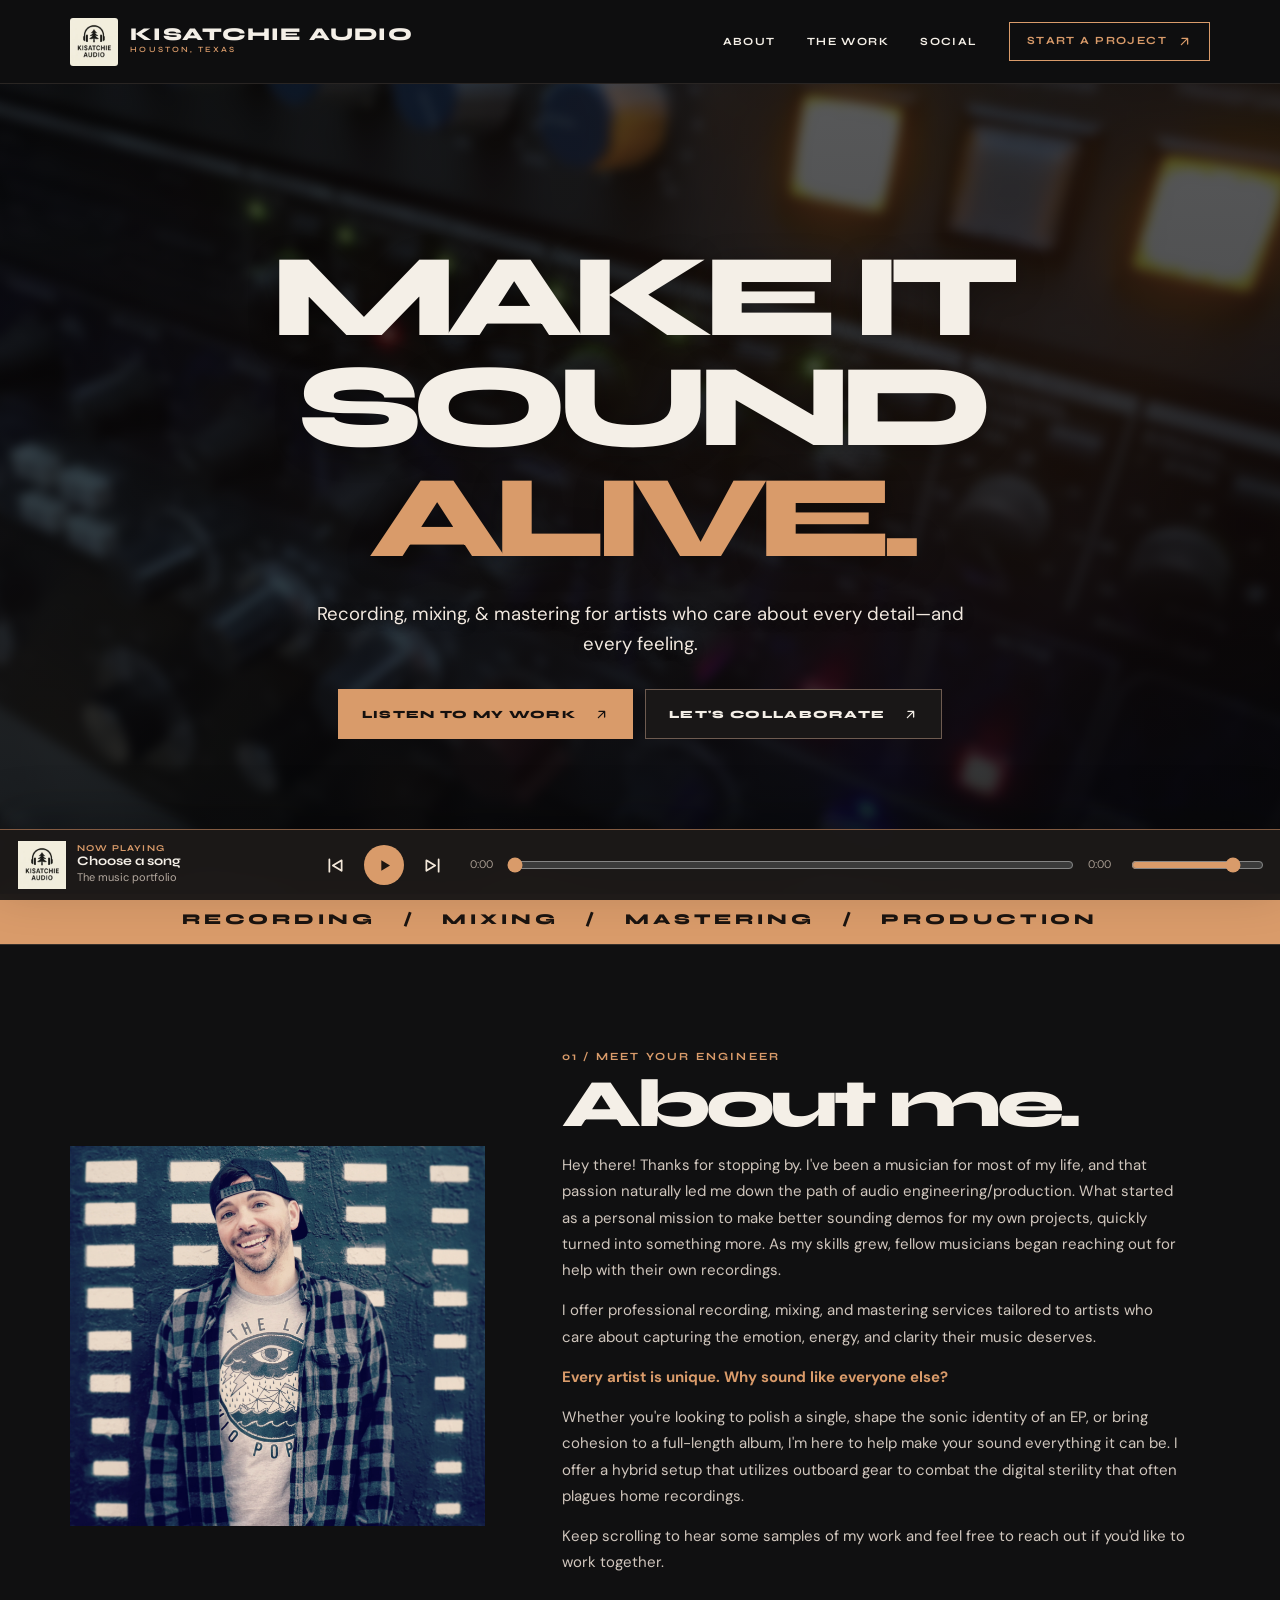
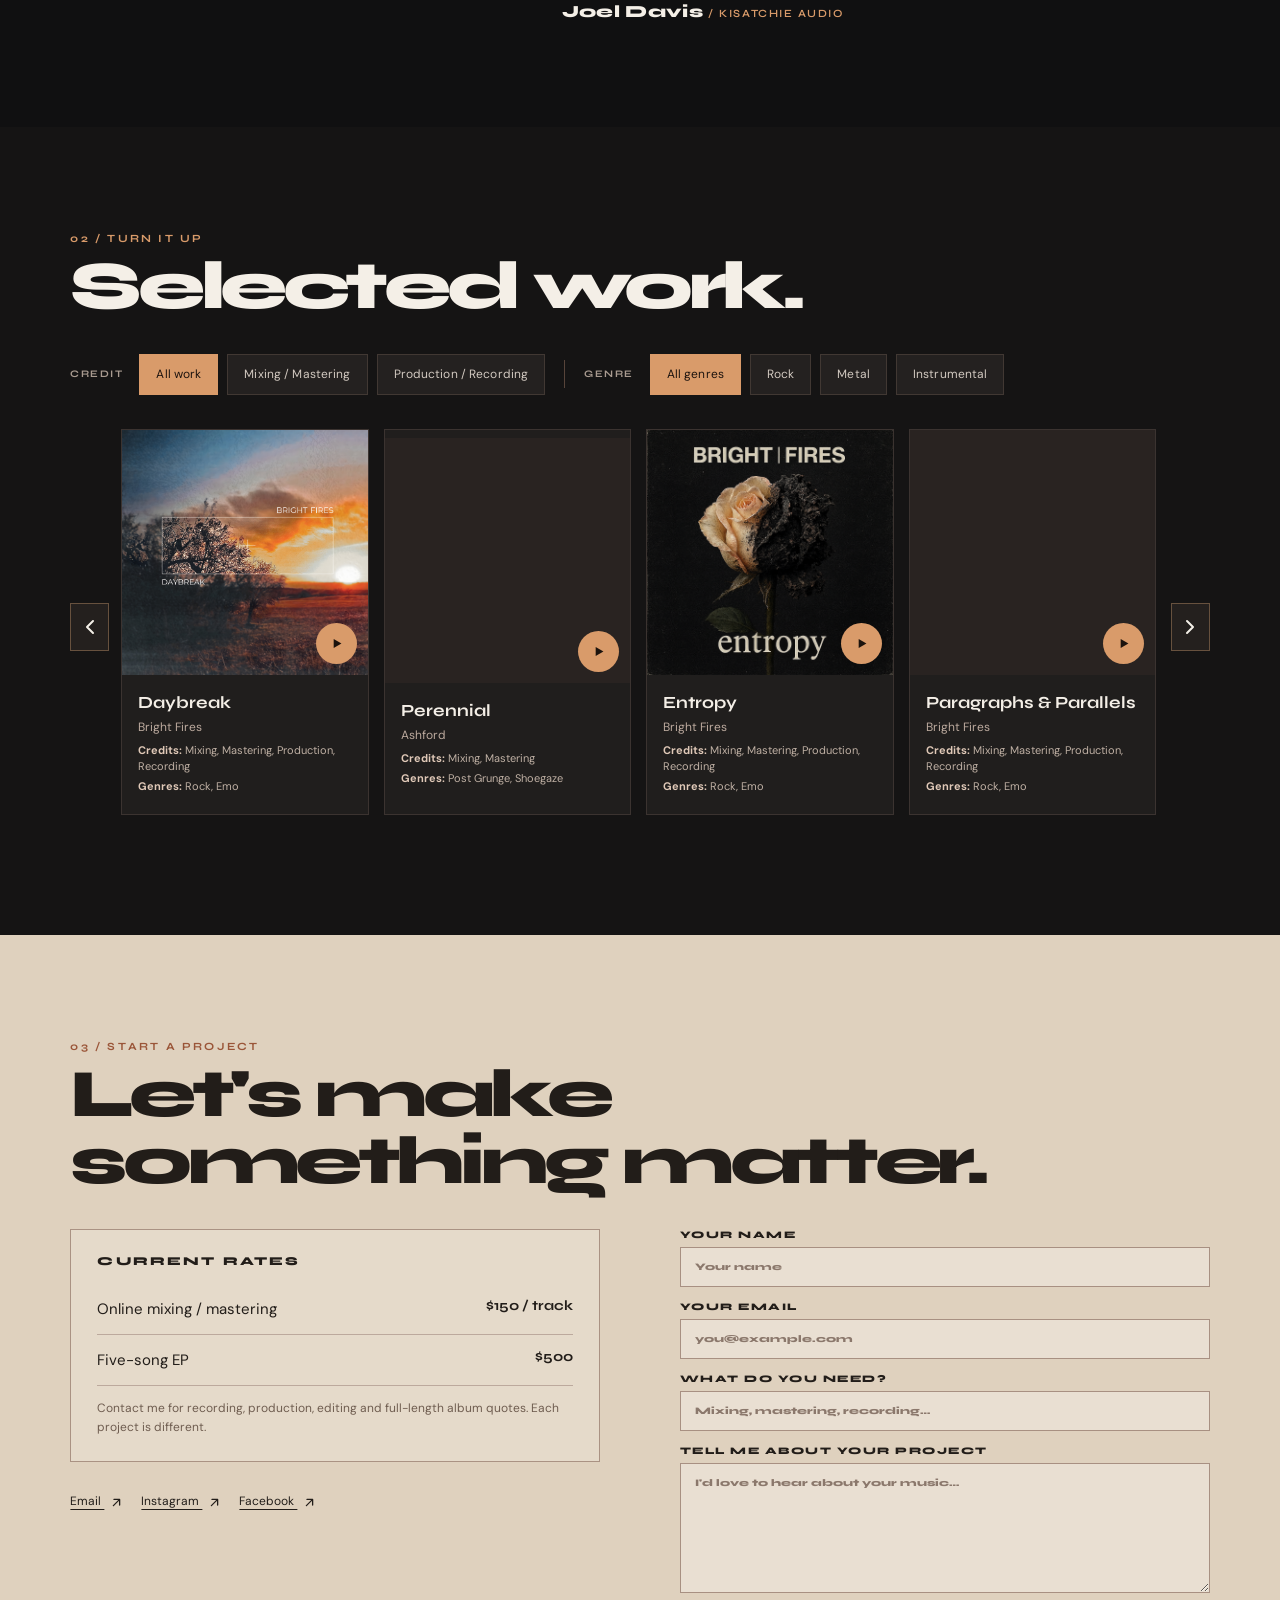
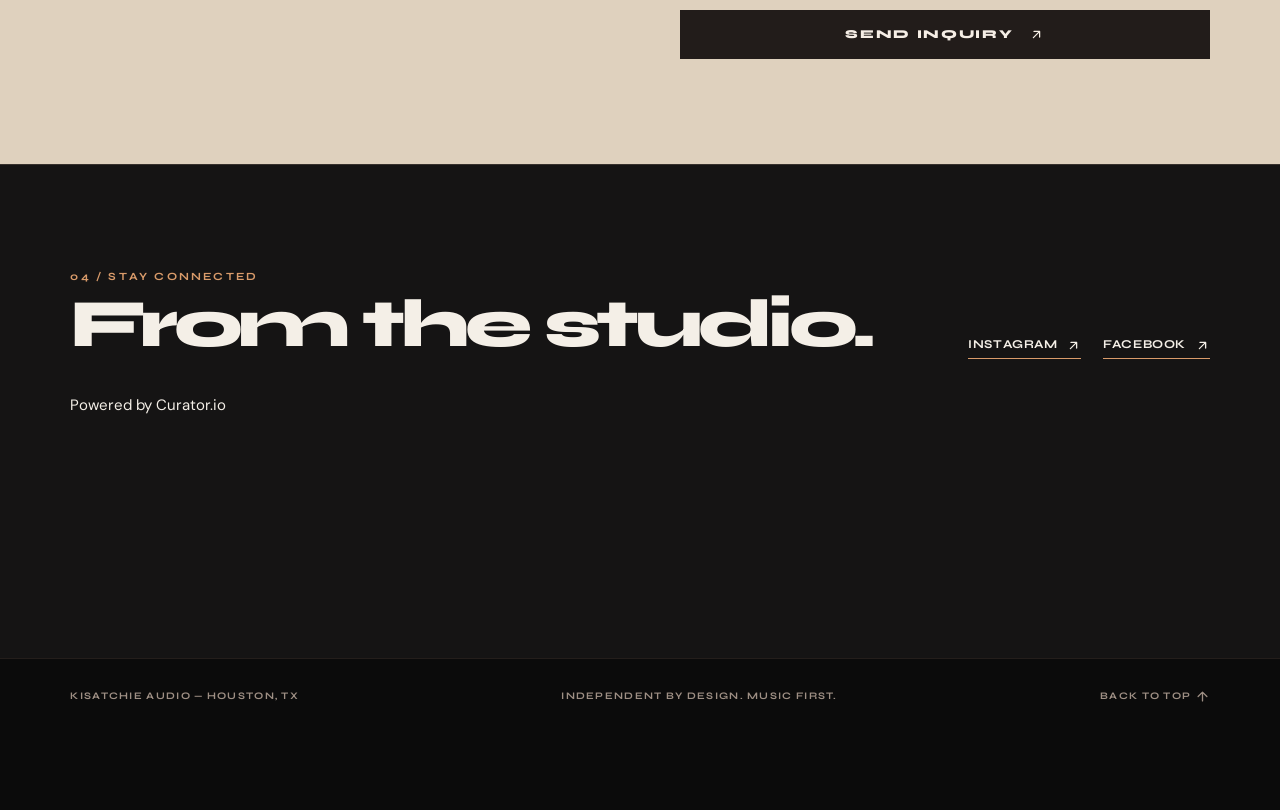
<file: new/index.html>
<!doctype html>
<html lang="en">
<head>
<meta name="robots" content="noindex, follow">
<meta charset="utf-8">
<meta name="viewport" content="width=device-width, initial-scale=1">
<meta name="theme-color" content="#101010">
<meta name="description" content="Kisatchie Audio is a Houston-based independent recording, mixing and mastering studio led by Joel Davis. Hear the work and start a project.">
<title>Kisatchie Audio — New Site Concept A</title>
<link rel="icon" type="image/webp" href="../img/intro/logo.webp">
<link rel="preconnect" href="https://fonts.googleapis.com">
<link rel="preconnect" href="https://fonts.gstatic.com" crossorigin>
<link href="https://fonts.googleapis.com/css2?family=DM+Sans:wght@400;500;600;700&family=Syne:wght@400;500;600;700;800&display=swap" rel="stylesheet">
<style>
:root{--bg:#101011;--panel:#1a1919;--panel2:#22201f;--ivory:#f4efe7;--muted:#b3aaa1;--line:#37312d;--copper:#d99b6a;--copper2:#a56440;--font-head:'Syne',sans-serif;--font-body:'DM Sans',sans-serif}
*{box-sizing:border-box}
html{scroll-behavior:smooth;scroll-padding-top:88px}
body{margin:0;background:var(--bg);color:var(--ivory);font-family:var(--font-body);font-size:15px;line-height:1.6}
body::selection{background:var(--copper);color:#15110f}
a{color:inherit;text-decoration:none}button,input,textarea,select{font:inherit}button{cursor:pointer}button:focus-visible,a:focus-visible,input:focus-visible,textarea:focus-visible{outline:2px solid var(--copper);outline-offset:4px}img{display:block;max-width:100%}
.container{max-width:1330px;margin:auto;padding:0 5.5%}
.eyebrow{font:700 11px var(--font-head);letter-spacing:.2em;text-transform:uppercase;color:var(--copper)}
.section-header{display:flex;align-items:end;justify-content:space-between;gap:20px;margin-bottom:34px}
.section-title{font:800 clamp(36px,5.3vw,72px)/.99 var(--font-head);letter-spacing:-.065em;margin:8px 0 0}
.section-description{max-width:410px;color:var(--muted);font-size:15px}
.kicker{font:700 12px var(--font-head);letter-spacing:.16em;text-transform:uppercase}
header{position:sticky;top:0;z-index:40;background:rgba(15,15,16,.93);backdrop-filter:blur(20px);border-bottom:1px solid rgba(210,180,155,.14)}
.nav-inner{height:83px;display:flex;align-items:center;gap:24px;justify-content:space-between}
.brand{display:flex;align-items:center;gap:12px;min-width:220px}.brand img{width:48px;height:48px;object-fit:cover;border-radius:3px}.brand-name{display:block;font:800 18px/1 var(--font-head);letter-spacing:.06em}.brand-label{display:block;font:600 8px/1.8 var(--font-head);letter-spacing:.26em;color:var(--copper);text-transform:uppercase}
.main-nav{display:flex;align-items:center;gap:31px}.main-nav a{font:700 11px var(--font-head);letter-spacing:.13em;text-transform:uppercase;transition:color .2s}.main-nav a:hover{color:var(--copper)}
.nav-contact{border:1px solid var(--copper);padding:11px 17px;color:var(--copper)!important}
.menu-button{display:none;background:transparent;border:1px solid var(--line);color:var(--ivory);padding:8px 13px;letter-spacing:.15em;text-transform:uppercase}
.hero{min-height:690px;display:grid;grid-template-columns:minmax(0,54%) minmax(0,46%);position:relative;overflow:hidden;border-bottom:1px solid var(--line)}
.hero-copy{position:relative;z-index:1;padding:clamp(76px,10vw,137px) 8% 100px 10.3%;background:linear-gradient(100deg,#101011 70%,#151211)}
.hero-copy .eyebrow{margin:0 0 35px}
.hero h1{font:800 clamp(66px,8.4vw,137px)/.92 var(--font-head);letter-spacing:-.09em;text-transform:uppercase;margin:0 0 35px;max-width:770px}
.hero h1 span{color:var(--copper)}
.hero-subtitle{font-size:18px;max-width:480px;color:#c7beb6;margin:0 0 32px}
.hero-meta{display:flex;align-items:center;gap:12px;color:#b49f90;font-size:11px;letter-spacing:.1em;text-transform:uppercase;margin-top:58px}
.hero-meta::before{content:'';height:1px;width:38px;background:var(--copper)}
.hero-image{position:relative;min-height:540px;overflow:hidden}.hero-image img{width:100%;height:100%;object-fit:cover;object-position:center;filter:contrast(1.1) saturate(.87) brightness(.73)}
.hero-image::after{content:'';position:absolute;inset:0;background:linear-gradient(90deg,#101011 0%,transparent 23%),linear-gradient(0deg,rgba(16,16,17,.55),transparent 47%)}
.hero-image-label{position:absolute;right:7%;bottom:36px;z-index:2;border-top:1px solid rgba(255,255,255,.45);padding-top:12px;color:#f1e5dd;font:600 10px var(--font-head);letter-spacing:.17em;text-transform:uppercase}
.btn-row{display:flex;flex-wrap:wrap;gap:12px}
.btn{display:inline-flex;align-items:center;justify-content:center;gap:18px;min-height:50px;padding:14px 23px;font:800 11px var(--font-head);letter-spacing:.12em;text-transform:uppercase;transition:transform .2s,background .2s}
.btn:hover{transform:translateY(-2px)}
.btn-primary{background:var(--copper);color:#15100e;border:1px solid var(--copper)}.btn-primary:hover{background:#edb48a}
.btn-outline{border:1px solid #6e5b50;background:#191717;color:var(--ivory)}
.ticker{background:var(--copper);color:#1b1410;padding:16px 5%;text-align:center;font:800 clamp(10px,1.4vw,15px) var(--font-head);letter-spacing:.26em;text-transform:uppercase}
.section{padding:105px 0}
.services{border-bottom:1px solid var(--line)}
.service-grid{display:grid;grid-template-columns:repeat(3,1fr);gap:15px}
.service-card{background:var(--panel);border:1px solid var(--line);padding:36px 31px 42px;min-height:250px;transition:background .2s,border-color .2s}.service-card:hover{background:#211e1c;border-color:#8b6348}
.service-card .service-number{color:var(--copper);font:700 12px var(--font-head);letter-spacing:.12em}
.service-card h3{font:800 clamp(24px,3vw,38px) var(--font-head);letter-spacing:-.06em;margin:35px 0 12px}
.service-card p{color:var(--muted);max-width:300px;margin:0}
.portfolio{background:#151414}
.filter-panel{display:flex;align-items:center;flex-wrap:wrap;gap:9px;margin-bottom:30px}
.filter-heading{font:700 10px var(--font-head);letter-spacing:.15em;color:#a99b90;text-transform:uppercase;margin-right:7px}
.filter-button{background:#242120;border:1px solid #413833;color:#d2c9c0;padding:10px 16px;font-size:12px;letter-spacing:.01em}
.filter-button[aria-pressed="true"]{background:var(--copper);color:#1e140f;border-color:var(--copper)}
.filter-divider{width:1px;height:28px;background:#57443a;margin:0 10px}
.track-grid{display:grid;grid-template-columns:repeat(4,minmax(0,1fr));gap:17px}
.track-card{background:#201e1d;border:1px solid #3b3330;text-align:left;color:inherit;padding:0 0 19px;min-width:0;overflow:hidden;transition:transform .2s,border-color .2s}
.track-card:hover{transform:translateY(-4px);border-color:#c28b61}
.track-card[aria-pressed="true"]{border-color:var(--copper);box-shadow:0 0 0 1px var(--copper) inset}
.track-art{aspect-ratio:1;position:relative;overflow:hidden;background:#292321}.track-art img{width:100%;height:100%;object-fit:cover;transition:transform .3s}.track-card:hover .track-art img{transform:scale(1.04)}
.track-play{position:absolute;bottom:11px;right:11px;display:grid;place-items:center;width:41px;height:41px;border-radius:50%;background:var(--copper);color:#1c130d;font-size:13px}
.track-card h3{font:700 17px/1.3 var(--font-head);margin:17px 16px 4px;white-space:nowrap;overflow:hidden;text-overflow:ellipsis}
.track-credit{margin:0 16px;font-size:12px;color:#af9e92;min-height:37px}
.portfolio-empty{padding:30px;background:#221d1b;color:var(--muted);display:none}
.portfolio-foot{margin:25px 0 0;color:#9e8e82;font-size:12px;letter-spacing:.02em}
.about{border-top:1px solid #38302a}
.about-grid{display:grid;grid-template-columns:.85fr 1.15fr;gap:min(8vw,115px);align-items:center}
.about-photo{position:relative}.about-photo>img{width:100%;max-height:650px;object-fit:cover;object-position:center top;filter:saturate(.7)}.about-photo:after{content:'';position:absolute;inset:15px -15px -15px 15px;border:1px solid #8c593d;z-index:-1}
.about-copy p{max-width:625px;font-size:16px;color:#c7bcb2}
.about-copy strong{color:var(--ivory)}
.signature{font:800 17px var(--font-head);letter-spacing:.02em;margin-top:25px}.signature span{font-size:11px;font-weight:600;color:var(--copper);letter-spacing:.14em;text-transform:uppercase}
.gear-strip{display:grid;grid-template-columns:1fr 1fr;gap:14px;margin-top:55px}.gear-strip img{width:100%;height:260px;object-fit:cover;filter:saturate(.8) brightness(.92)}
.contact{background:#dfd1be;color:#221d19}
.contact .eyebrow{color:#9a5538}.contact .section-title{color:#221d19}
.contact-grid{display:grid;grid-template-columns:1fr 1fr;gap:7%;align-items:start}
.contact-copy{font-size:17px;color:#594b42;max-width:510px}
.rate-box{border:1px solid #aa9283;padding:24px 26px;margin-top:25px;background:rgba(255,255,255,.19)}
.rate-box h3{font:800 12px var(--font-head);letter-spacing:.18em;text-transform:uppercase;margin:0 0 16px}
.rate-row{display:flex;justify-content:space-between;gap:14px;padding:13px 0;border-bottom:1px solid #bca99d}.rate-row:last-child{border:none}.rate-row b{font:700 14px var(--font-head);text-align:right}
.rate-note{font-size:12px;color:#6f5d50;margin:13px 0 0}
.contact-form{display:grid;gap:14px}
.contact-form label{font:800 10px var(--font-head);letter-spacing:.15em;text-transform:uppercase}
.contact-form input,.contact-form textarea{width:100%;margin-top:6px;padding:13px 14px;border:1px solid #a89082;background:rgba(255,255,255,.3);color:#221d19;border-radius:0;outline-offset:0}
.contact-form textarea{min-height:130px;resize:vertical}.contact-form input::placeholder,.contact-form textarea::placeholder{color:#8b786c}
.contact-form button{background:#221c1a;color:#f6eee6;border:0;text-align:center;padding:17px;font:800 12px var(--font-head);letter-spacing:.14em;text-transform:uppercase}
.contact-links{display:flex;flex-wrap:wrap;gap:17px;margin-top:30px;font-size:12px;text-decoration:underline;text-underline-offset:4px}
footer{background:#0b0b0b;padding:28px 0 105px;border-top:1px solid #241e1b}
.footer-inner{display:flex;align-items:center;justify-content:space-between;gap:15px;font:700 10px var(--font-head);color:#9e8f84;letter-spacing:.13em;text-transform:uppercase}
.audio-dock{position:fixed;z-index:35;bottom:0;left:0;right:0;background:rgba(28,25,24,.97);backdrop-filter:blur(18px);border-top:1px solid #825b42;box-shadow:0 -14px 50px rgba(0,0,0,.22);padding:11px max(18px,calc((100vw - 1290px)/2))}
.dock-content{display:grid;grid-template-columns:minmax(170px,280px) auto 1fr auto;gap:18px;align-items:center}
.now-playing{display:flex;align-items:center;gap:11px;min-width:0}.now-playing img{width:48px;height:48px;object-fit:cover;background:#332d28}.now-playing-text{min-width:0}
.now-playing-text small{display:block;color:var(--copper);text-transform:uppercase;letter-spacing:.13em;font:700 9px var(--font-head)}
.now-playing-text strong{display:block;white-space:nowrap;overflow:hidden;text-overflow:ellipsis;font:700 13px var(--font-head)}
.now-playing-text span{display:block;color:#b4a99f;font-size:11px;white-space:nowrap;overflow:hidden;text-overflow:ellipsis}
.dock-controls{display:flex;align-items:center;gap:9px}.dock-controls button{background:none;border:0;color:#f3e8da;font-size:19px;padding:9px}
.dock-controls .play{background:var(--copper);color:#1d1510;width:40px;height:40px;border-radius:50%;font-size:14px;display:grid;place-items:center}
.seek-group{display:flex;align-items:center;gap:12px;min-width:0}.seek-group span{color:#a79b90;font-size:11px;white-space:nowrap}
input[type="range"]{width:100%;accent-color:var(--copper);cursor:pointer}
.volume{width:90px}
@media(max-width:1060px){.hero h1{font-size:clamp(66px,8vw,110px)}.main-nav{gap:15px}.track-grid{grid-template-columns:repeat(3,minmax(0,1fr))}.volume{display:none}}
@media(max-width:760px){
html{scroll-padding-top:68px}.container{padding:0 22px}.nav-inner{height:68px}.brand{min-width:0}.brand img{width:40px;height:40px}.brand-name{font-size:15px}.brand-label{font-size:7px}.menu-button{display:block}.main-nav{display:none;position:absolute;top:68px;left:0;right:0;padding:15px 25px 28px;background:#141212;border-bottom:1px solid var(--line);flex-direction:column;align-items:stretch}.main-nav.open{display:flex}.main-nav a{padding:9px 0}
.hero{grid-template-columns:1fr;display:flex;flex-direction:column-reverse}.hero-image{min-height:340px;max-height:340px}.hero-image::after{background:linear-gradient(0deg,#101011,transparent 50%)}.hero-copy{padding:27px 22px 60px;background:var(--bg)}.hero-copy .eyebrow{margin-bottom:19px}.hero h1{font-size:clamp(60px,15vw,90px);line-height:.94;margin-bottom:22px}.hero-subtitle{font-size:15px}.hero-meta{margin-top:35px}.hero-image-label{bottom:15px;right:18px}.btn{padding:14px 18px;font-size:10px}.ticker{letter-spacing:.12em;font-size:9px;padding:13px 9px}
.section{padding:74px 0}.section-header{display:block}.section-title{font-size:clamp(41px,10vw,62px)}.section-description{font-size:14px;margin-top:14px}.service-grid{grid-template-columns:1fr}.service-card{min-height:180px;padding:23px}.service-card h3{margin:20px 0 7px}.filter-panel{gap:7px}.filter-heading{width:100%;margin-top:5px}.filter-divider{display:none}.filter-button{padding:9px 12px;font-size:11px}.track-grid{grid-template-columns:repeat(2,minmax(0,1fr));gap:10px}.track-card{padding-bottom:13px}.track-card h3{font-size:13px;margin:11px 11px 3px}.track-credit{font-size:10px;margin:0 11px;line-height:1.3}.track-play{width:32px;height:32px;bottom:8px;right:8px}.about-grid,.contact-grid{grid-template-columns:1fr;gap:39px}.about-photo{max-width:470px}.gear-strip{gap:8px;margin-top:34px}.gear-strip img{height:140px}.contact-copy{font-size:15px}.footer-inner{display:block;line-height:2}
.audio-dock{padding:8px 11px max(8px,env(safe-area-inset-bottom))}.dock-content{grid-template-columns:minmax(0,1fr) auto;gap:6px 12px}.now-playing img{width:40px;height:40px}.now-playing-text strong{font-size:12px}.dock-controls{gap:3px}.dock-controls button{font-size:15px;padding:6px}.dock-controls .play{width:35px;height:35px;font-size:12px}.seek-group{grid-column:1/-1}.seek-group span{font-size:9px}footer{padding-bottom:110px}
}
@media(prefers-reduced-motion:reduce){*,*:before,*:after{scroll-behavior:auto!important;transition:none!important}}

/* NEW SITE REVISION — centered, full-bleed photo hero inspired by the supplied reference */
.hero{display:flex;min-height:min(90vh,840px);align-items:center;justify-content:center;position:relative;isolation:isolate;text-align:center;background:#111;overflow:hidden}
.hero-background{position:absolute;inset:-15px;z-index:-2;overflow:hidden}
.hero-background img{width:100%;height:100%;object-fit:cover;object-position:center center;filter:blur(5px) brightness(.50) saturate(.66);transform:scale(1.065)}
.hero:after{content:'';position:absolute;inset:0;z-index:-1;background:linear-gradient(180deg,rgba(9,11,14,.34),rgba(9,11,14,.48) 60%,rgba(9,11,14,.72))}
.hero-copy{width:100%;max-width:1180px;z-index:1;position:relative;background:none;padding:120px 30px 116px;margin:0}
.hero h1{max-width:none;margin:0 auto 26px;text-transform:uppercase;font:800 clamp(60px,9.2vw,151px)/.94 var(--font-head);letter-spacing:-.095em;text-shadow:0 5px 30px rgba(0,0,0,.3)}
.hero h1 span{color:var(--copper)}
.hero-subtitle{margin:0 auto 30px;max-width:660px;color:#f1e8df;font-size:clamp(15px,1.45vw,19px);text-shadow:0 2px 10px #111}
.hero .btn-row{justify-content:center}
.about{background:#101011}
.about .about-grid{grid-template-columns:minmax(270px,.78fr) minmax(0,1.22fr);gap:clamp(35px,6vw,85px);align-items:center}
.about .about-copy p{font-size:15px;line-height:1.75;margin:14px 0;color:#d0c6bd}
.about .about-copy strong{color:var(--copper)}
.social{background:#151414;border-top:1px solid var(--line)}
.social-links{display:flex;align-items:center;flex-wrap:wrap;gap:22px}
.social-links a{font:700 12px var(--font-head);letter-spacing:.05em;text-transform:uppercase;border-bottom:1px solid var(--copper);padding-bottom:5px}
.social-links a:hover{color:var(--copper)}
.social #curator-feed-default-feed-layout{min-height:160px}
.contact .contact-grid>div:first-child>.rate-box{margin-top:0}
@media(max-width:760px){
  .hero{min-height:77svh;display:flex;flex-direction:row;align-items:center}
  .hero-background{inset:-14px}
  .hero-background img{object-position:50% 50%;transform:scale(1.09);filter:blur(4px) brightness(.45) saturate(.7)}
  .hero-copy{padding:90px 20px}
  .hero h1{font-size:clamp(48px,12.4vw,84px);line-height:1;letter-spacing:-.08em}
  .hero-subtitle{max-width:370px;font-size:14px}
  .hero .btn-row{gap:10px}
  .about .about-grid{grid-template-columns:1fr;gap:36px}
  .about-photo{max-width:400px;margin:auto}
  .about .about-copy p{font-size:14px}
  .social-links{margin-top:18px}
}


/* NEW portfolio layout: desktop single horizontal rail, mobile compact vertical scroll. */
.portfolio-carousel{display:flex;gap:12px;align-items:center;width:100%}
.portfolio-carousel .track-grid{
  display:flex;flex:1 1 auto;min-width:0;flex-wrap:nowrap;align-items:stretch;
  overflow-x:auto;overflow-y:hidden;scroll-snap-type:x mandatory;scroll-behavior:smooth;
  padding:4px 3px 15px;gap:15px;scrollbar-width:thin;scrollbar-color:#825b42 transparent;
}
.portfolio-carousel .track-card{
  display:block;flex:0 0 clamp(195px,24%,267px);width:clamp(195px,24%,267px);max-width:none;
  scroll-snap-align:start;
}
.portfolio-arrow{
  flex:0 0 39px;height:48px;border:1px solid #67513e;background:#24201e;
  color:var(--ivory);font-size:23px;line-height:1;transition:background .2s;
}
.portfolio-arrow:hover{background:#704c35}
@media(max-width:768px){
  .portfolio-carousel{display:block}
  .portfolio-arrow{display:none}
  .portfolio-carousel .track-grid{
    display:flex;flex-direction:column;gap:0;width:100%;max-height:360px;
    overflow-x:hidden;overflow-y:auto;overscroll-behavior:contain;
    -webkit-overflow-scrolling:touch;scroll-snap-type:none;
    scroll-behavior:auto;padding:0;border:1px solid #554137;border-radius:9px;
    background:#171616;
  }
  .portfolio-carousel .track-card{
    display:grid;grid-template-columns:93px minmax(0,1fr);
    grid-template-rows:1fr 1fr;align-items:center;
    width:100%;max-width:none;min-width:0;min-height:94px;flex:0 0 94px;
    padding:0 13px 0 0;overflow:hidden;border:0;border-bottom:1px solid #413732;
    background:transparent;transition:background .2s;
    text-align:left;transform:none;
  }
  .portfolio-carousel .track-card:last-child{border-bottom:0}
  .portfolio-carousel .track-card:hover{background:#262220;transform:none}
  .portfolio-carousel .track-card[aria-pressed="true"]{background:#302721;border-color:#885939;box-shadow:inset 3px 0 var(--copper)}
  .portfolio-carousel .track-card .track-art{
    grid-column:1;grid-row:1 / 3;width:72px;height:72px;aspect-ratio:1;
    margin:0 auto;border-radius:5px;overflow:hidden;
  }
  .portfolio-carousel .track-card .track-art img{width:100%;height:100%;object-fit:cover}
  .portfolio-carousel .track-card .track-art .track-play{width:27px;height:27px;font-size:10px;right:4px;bottom:4px}
  .portfolio-carousel .track-card h3{
    grid-column:2;grid-row:1;align-self:end;white-space:normal;overflow-wrap:anywhere;
    font-size:14px;line-height:1.2;margin:0 0 4px;min-width:0;
  }
  .portfolio-carousel .track-card .track-credit{
    grid-column:2;grid-row:2;align-self:start;min-width:0;
    margin:0;font-size:11px;line-height:1.3;color:#baa79b;
  }
}


/* SVG icons ensure iOS does not substitute colorful emoji glyphs. */
.ui-icon{display:inline-block;width:19px;height:19px;flex:none;vertical-align:middle}
.btn .ui-icon,.main-nav .ui-icon,.contact-links .ui-icon,.social-links .ui-icon,footer .ui-icon{width:15px;height:15px;stroke-width:2.1}
.main-nav .nav-contact .ui-icon,.social-links .ui-icon,.contact-links .ui-icon{margin-left:5px}
.portfolio-arrow{display:grid;place-items:center}
.portfolio-arrow .ui-icon{width:24px;height:24px}
.dock-controls button{display:grid;place-items:center}
.dock-controls button .ui-icon{width:21px;height:21px}
.dock-controls .play .ui-icon{width:19px;height:19px}
.track-play .ui-icon{width:17px;height:17px}
.contact-form button .ui-icon{width:15px;height:15px;margin-left:10px;vertical-align:middle}
.footer-inner{gap:26px;line-height:1.8}
.footer-inner > *{min-width:0}
.footer-inner a{white-space:nowrap}
.track-card .track-artist{margin:0 16px 8px;color:#bcaa9e;font-size:12px;line-height:1.35}
.track-card .track-credits,.track-card .track-genres{margin:4px 16px 0;font-size:11px;line-height:1.45;color:#bfb0a4;overflow-wrap:anywhere}
.track-card .track-credits strong,.track-card .track-genres strong{font-weight:700;color:#e0c9b8}
@media(max-width:768px){
  .footer-inner{display:flex;flex-direction:column;align-items:flex-start;justify-content:flex-start;gap:13px;font-size:10px;line-height:1.5;letter-spacing:.10em}
  .footer-inner > *{display:block;width:100%;max-width:100%;overflow-wrap:anywhere}
  .footer-inner a{display:inline-flex;align-items:center;gap:6px}
  footer{padding:29px 0 155px}
  .portfolio-carousel .track-card{
    grid-template-rows:repeat(4,auto);align-content:center;min-height:134px;
    flex:0 0 auto;gap:3px 0;padding:11px 13px 11px 0
  }
  .portfolio-carousel .track-card .track-art{grid-column:1;grid-row:1 / span 4}
  .portfolio-carousel .track-card h3{grid-column:2;grid-row:1;margin:0;align-self:auto;font-size:14px;line-height:1.2}
  .portfolio-carousel .track-card .track-artist{grid-column:2;grid-row:2;margin:0;font-size:11px;line-height:1.25}
  .portfolio-carousel .track-card .track-credits{grid-column:2;grid-row:3;margin:0;font-size:10.5px;line-height:1.3;align-self:auto}
  .portfolio-carousel .track-card .track-genres{grid-column:2;grid-row:4;margin:0;font-size:10.5px;line-height:1.3;align-self:auto}
  .dock-controls .play .ui-icon{width:17px;height:17px}
  .btn .ui-icon{width:15px;height:15px}
}
</style>
</head>
<body>
<header>
  <div class="container nav-inner">
    <a class="brand" href="#top" aria-label="Kisatchie Audio home"><img src="../img/intro/logo.webp" alt="Kisatchie Audio tree and headphones logo"><span><span class="brand-name">KISATCHIE AUDIO</span><span class="brand-label">Houston, Texas</span></span></a>
    <button class="menu-button" id="menu-button" aria-expanded="false" aria-controls="main-nav">Menu ☰</button>
    <nav class="main-nav" id="main-nav" aria-label="Site navigation"><a href="#about">About</a><a href="#work">The work</a><a href="#social">Social</a><a class="nav-contact" href="#contact">Start a project <svg class="ui-icon" aria-hidden="true" focusable="false" viewBox="0 0 24 24" fill="none" stroke="currentColor" stroke-width="2" stroke-linecap="round" stroke-linejoin="round"><path d="M7 17 17 7M8 7h9v9"/></svg></a></nav>
  </div>
</header>
<main id="top">
  <section class="hero" aria-labelledby="hero-title">
    <div class="hero-background" aria-hidden="true"><img src="../img/intro/faderport.webp" alt="" fetchpriority="high"></div>
    <div class="hero-copy">
      <h1 id="hero-title">Make it<br>sound <span>alive.</span></h1>
      <p class="hero-subtitle">Recording, mixing, &amp; mastering for artists who care about every detail—and every feeling.</p>
      <div class="btn-row"><a class="btn btn-primary" href="#work">Listen to my work <svg class="ui-icon" aria-hidden="true" focusable="false" viewBox="0 0 24 24" fill="none" stroke="currentColor" stroke-width="2" stroke-linecap="round" stroke-linejoin="round"><path d="M7 17 17 7M8 7h9v9"/></svg></a><a class="btn btn-outline" href="#contact">Let's collaborate <svg class="ui-icon" aria-hidden="true" focusable="false" viewBox="0 0 24 24" fill="none" stroke="currentColor" stroke-width="2" stroke-linecap="round" stroke-linejoin="round"><path d="M7 17 17 7M8 7h9v9"/></svg></a></div>
    </div>
  </section>
  <div class="ticker">Recording &nbsp; / &nbsp; Mixing &nbsp; / &nbsp; Mastering &nbsp; / &nbsp; Production</div>
  <section class="section about" id="about">
  <div class="container">
    <div class="about-grid">
      <div class="about-photo"><img src="../img/intro/headshot.webp" alt="Joel Davis, Kisatchie Audio" loading="lazy"></div>
      <div class="about-copy">
        <div class="eyebrow">01 / Meet your engineer</div><h2 class="section-title">About me.</h2>
        <p>Hey there! Thanks for stopping by. I've been a musician for most of my life, and that passion naturally led me down the path of audio engineering/production. What started as a personal mission to make better sounding demos for my own projects, quickly turned into something more. As my skills grew, fellow musicians began reaching out for help with their own recordings.</p>
        <p>I offer professional recording, mixing, and mastering services tailored to artists who care about capturing the emotion, energy, and clarity their music deserves.</p>
        <p><strong>Every artist is unique. Why sound like everyone else?</strong></p>
        <p>Whether you're looking to polish a single, shape the sonic identity of an EP, or bring cohesion to a full-length album, I'm here to help make your sound everything it can be. I offer a hybrid setup that utilizes outboard gear to combat the digital sterility that often plagues home recordings.</p>
        <p>Keep scrolling to hear some samples of my work and feel free to reach out if you'd like to work together.</p>
        <div class="signature">Joel Davis <span> / Kisatchie Audio</span></div>
      </div>
    </div>
  </div>
</section>
<section class="section portfolio" id="work">
    <div class="container">
      <div class="section-header"><div><div class="eyebrow">02 / Turn it up</div><h2 class="section-title">Selected work.</h2></div></div>
      <div class="filter-panel" role="group" aria-label="Filter portfolio">
        <span class="filter-heading">Credit</span>
        <button class="filter-button" type="button" data-credit="all" aria-pressed="true">All work</button>
        <button class="filter-button" type="button" data-credit="Mixing & Mastering" aria-pressed="false">Mixing / Mastering</button>
        <button class="filter-button" type="button" data-credit="Production" aria-pressed="false">Production / Recording</button>
        <span class="filter-divider"></span>
        <span class="filter-heading">Genre</span>
        <button class="filter-button" type="button" data-genre="all" aria-pressed="true">All genres</button>
        <button class="filter-button" type="button" data-genre="Rock" aria-pressed="false">Rock</button>
        <button class="filter-button" type="button" data-genre="Metal" aria-pressed="false">Metal</button>
        <button class="filter-button" type="button" data-genre="Instrumental" aria-pressed="false">Instrumental</button>
      </div>
      <div class="portfolio-carousel">
        <button id="portfolio-scroll-prev" class="portfolio-arrow" type="button" aria-label="Scroll portfolio left"><svg class="ui-icon" aria-hidden="true" focusable="false" viewBox="0 0 24 24" fill="none" stroke="currentColor" stroke-width="2" stroke-linecap="round" stroke-linejoin="round"><path d="m15 18-6-6 6-6"/></svg></button>
        <div class="track-grid" id="track-grid" aria-label="Music portfolio" tabindex="0"></div>
        <button id="portfolio-scroll-next" class="portfolio-arrow" type="button" aria-label="Scroll portfolio right"><svg class="ui-icon" aria-hidden="true" focusable="false" viewBox="0 0 24 24" fill="none" stroke="currentColor" stroke-width="2" stroke-linecap="round" stroke-linejoin="round"><path d="m9 18 6-6-6-6"/></svg></button>
      </div>
      <p class="portfolio-empty" id="portfolio-empty">No tracks match these filters. Try another combination.</p>
      
    </div>
  </section>
  
  <section class="section contact" id="contact">
    <div class="container">
      <div class="section-header"><div><div class="eyebrow">03 / Start a project</div><h2 class="section-title">Let's make<br>something matter.</h2></div></div>
      <div class="contact-grid">
        <div>
          
          <div class="rate-box">
            <h3>Current rates</h3><div class="rate-row"><span>Online mixing / mastering</span><b>$150 / track</b></div><div class="rate-row"><span>Five-song EP</span><b>$500</b></div>
            <p class="rate-note">Contact me for recording, production, editing and full-length album quotes. Each project is different.</p>
          </div>
          <div class="contact-links"><a href="#contact" id="contact-email-link" aria-label="Email Kisatchie Audio">Email <svg class="ui-icon" aria-hidden="true" focusable="false" viewBox="0 0 24 24" fill="none" stroke="currentColor" stroke-width="2" stroke-linecap="round" stroke-linejoin="round"><path d="M7 17 17 7M8 7h9v9"/></svg></a><a href="https://instagram.com/kisatchieaudio" target="_blank" rel="noopener">Instagram <svg class="ui-icon" aria-hidden="true" focusable="false" viewBox="0 0 24 24" fill="none" stroke="currentColor" stroke-width="2" stroke-linecap="round" stroke-linejoin="round"><path d="M7 17 17 7M8 7h9v9"/></svg></a><a href="https://facebook.com/kisatchieaudio" target="_blank" rel="noopener">Facebook <svg class="ui-icon" aria-hidden="true" focusable="false" viewBox="0 0 24 24" fill="none" stroke="currentColor" stroke-width="2" stroke-linecap="round" stroke-linejoin="round"><path d="M7 17 17 7M8 7h9v9"/></svg></a></div>
        </div>
        <form class="contact-form" action="https://formspree.io/f/xjkobrbp" method="POST">
          <input type="text" name="_gotcha" tabindex="-1" autocomplete="off" style="position:absolute;left:-9999px" aria-hidden="true">
          <label>Your name<input name="name" type="text" placeholder="Your name" required autocomplete="name"></label>
          <label>Your email<input name="_replyto" type="email" placeholder="you@example.com" required autocomplete="email"></label>
          <label>What do you need?<input name="subject" type="text" placeholder="Mixing, mastering, recording…" required></label>
          <label>Tell me about your project<textarea name="msg" placeholder="I'd love to hear about your music…" required></textarea></label>
          <button type="submit">Send inquiry <svg class="ui-icon" aria-hidden="true" focusable="false" viewBox="0 0 24 24" fill="none" stroke="currentColor" stroke-width="2" stroke-linecap="round" stroke-linejoin="round"><path d="M7 17 17 7M8 7h9v9"/></svg></button>
        </form>
      </div>
    </div>
  </section>
<section class="section social" id="social">
  <div class="container">
    <div class="section-header">
      <div><div class="eyebrow">04 / Stay connected</div><h2 class="section-title">From the studio.</h2></div>
      <div class="social-links">
        <a href="https://instagram.com/kisatchieaudio" target="_blank" rel="noopener noreferrer" aria-label="Kisatchie Audio on Instagram">Instagram <svg class="ui-icon" aria-hidden="true" focusable="false" viewBox="0 0 24 24" fill="none" stroke="currentColor" stroke-width="2" stroke-linecap="round" stroke-linejoin="round"><path d="M7 17 17 7M8 7h9v9"/></svg></a>
        <a href="https://facebook.com/kisatchieaudio" target="_blank" rel="noopener noreferrer" aria-label="Kisatchie Audio on Facebook">Facebook <svg class="ui-icon" aria-hidden="true" focusable="false" viewBox="0 0 24 24" fill="none" stroke="currentColor" stroke-width="2" stroke-linecap="round" stroke-linejoin="round"><path d="M7 17 17 7M8 7h9v9"/></svg></a>
      </div>
    </div>
    <div id="curator-feed-default-feed-layout" aria-label="Kisatchie Audio social media photo feed"><a href="https://curator.io" target="_blank" rel="noopener noreferrer" class="crt-logo crt-tag">Powered by Curator.io</a></div>
  </div>
</section>
<script>
(function(){var d=document,s=d.createElement('script');s.async=true;s.charset='UTF-8';s.src='https://cdn.curator.io/published/60d555d9-02d1-472f-b840-cd3ad2238b25.js';var first=d.getElementsByTagName('script')[0];first.parentNode.insertBefore(s,first);})();
</script>
</main>
<footer><div class="container footer-inner"><span>Kisatchie Audio — Houston, TX</span><span>Independent by design. Music first.</span><a href="#top">Back to top <svg class="ui-icon" aria-hidden="true" focusable="false" viewBox="0 0 24 24" fill="none" stroke="currentColor" stroke-width="2" stroke-linecap="round" stroke-linejoin="round"><path d="M12 19V5m-7 7 7-7 7 7"/></svg></a></div></footer>
<div class="audio-dock" aria-label="Portfolio audio player">
  <div class="dock-content">
    <div class="now-playing"><img id="now-art" src="../img/intro/logo.webp" alt=""><div class="now-playing-text"><small>Now playing</small><strong id="now-title">Choose a song</strong><span id="now-artist">The music portfolio</span></div></div>
    <div class="dock-controls"><button id="prev-track" type="button" aria-label="Previous track"><svg class="ui-icon" aria-hidden="true" focusable="false" viewBox="0 0 24 24" fill="none" stroke="currentColor" stroke-width="2" stroke-linecap="round" stroke-linejoin="round"><path d="M5 5v14M19 6l-10 6 10 6V6Z" fill="none" /></svg></button><button id="play-track" type="button" class="play" aria-label="Play"><svg class="ui-icon" aria-hidden="true" focusable="false" viewBox="0 0 24 24" fill="none" stroke="currentColor" stroke-width="2" stroke-linecap="round" stroke-linejoin="round"><path d="M8 5.5 19 12 8 18.5Z" fill="currentColor" stroke="none"/></svg></button><button id="next-track" type="button" aria-label="Next track"><svg class="ui-icon" aria-hidden="true" focusable="false" viewBox="0 0 24 24" fill="none" stroke="currentColor" stroke-width="2" stroke-linecap="round" stroke-linejoin="round"><path d="M19 5v14M5 6l10 6-10 6V6Z" fill="none"/></svg></button></div>
    <div class="seek-group"><span id="time-current">0:00</span><input type="range" id="seek" min="0" max="100" step=".1" value="0" aria-label="Audio progress"><span id="time-total">0:00</span></div>
    <input class="volume" id="volume" type="range" min="0" max="1" step=".05" value=".8" aria-label="Volume">
  </div>
</div>
<audio id="portfolio-audio" preload="none"></audio>
<script src="../tracks.js"></script>
<script>
(function(){
  "use strict";
  const icons={"play":"<svg class=\"ui-icon\" aria-hidden=\"true\" focusable=\"false\" viewBox=\"0 0 24 24\" fill=\"none\" stroke=\"currentColor\" stroke-width=\"2\" stroke-linecap=\"round\" stroke-linejoin=\"round\"><path d=\"M8 5.5 19 12 8 18.5Z\" fill=\"currentColor\" stroke=\"none\"/></svg>","pause":"<svg class=\"ui-icon\" aria-hidden=\"true\" focusable=\"false\" viewBox=\"0 0 24 24\" fill=\"none\" stroke=\"currentColor\" stroke-width=\"2\" stroke-linecap=\"round\" stroke-linejoin=\"round\"><rect x=\"6.5\" y=\"5\" width=\"4\" height=\"14\" rx=\"1\" fill=\"currentColor\" stroke=\"none\"/><rect x=\"13.5\" y=\"5\" width=\"4\" height=\"14\" rx=\"1\" fill=\"currentColor\" stroke=\"none\"/></svg>","previous":"<svg class=\"ui-icon\" aria-hidden=\"true\" focusable=\"false\" viewBox=\"0 0 24 24\" fill=\"none\" stroke=\"currentColor\" stroke-width=\"2\" stroke-linecap=\"round\" stroke-linejoin=\"round\"><path d=\"M5 5v14M19 6l-10 6 10 6V6Z\" fill=\"none\" /></svg>","next":"<svg class=\"ui-icon\" aria-hidden=\"true\" focusable=\"false\" viewBox=\"0 0 24 24\" fill=\"none\" stroke=\"currentColor\" stroke-width=\"2\" stroke-linecap=\"round\" stroke-linejoin=\"round\"><path d=\"M19 5v14M5 6l10 6-10 6V6Z\" fill=\"none\"/></svg>","left":"<svg class=\"ui-icon\" aria-hidden=\"true\" focusable=\"false\" viewBox=\"0 0 24 24\" fill=\"none\" stroke=\"currentColor\" stroke-width=\"2\" stroke-linecap=\"round\" stroke-linejoin=\"round\"><path d=\"m15 18-6-6 6-6\"/></svg>","right":"<svg class=\"ui-icon\" aria-hidden=\"true\" focusable=\"false\" viewBox=\"0 0 24 24\" fill=\"none\" stroke=\"currentColor\" stroke-width=\"2\" stroke-linecap=\"round\" stroke-linejoin=\"round\"><path d=\"m9 18 6-6-6-6\"/></svg>","upright":"<svg class=\"ui-icon\" aria-hidden=\"true\" focusable=\"false\" viewBox=\"0 0 24 24\" fill=\"none\" stroke=\"currentColor\" stroke-width=\"2\" stroke-linecap=\"round\" stroke-linejoin=\"round\"><path d=\"M7 17 17 7M8 7h9v9\"/></svg>","up":"<svg class=\"ui-icon\" aria-hidden=\"true\" focusable=\"false\" viewBox=\"0 0 24 24\" fill=\"none\" stroke=\"currentColor\" stroke-width=\"2\" stroke-linecap=\"round\" stroke-linejoin=\"round\"><path d=\"M12 19V5m-7 7 7-7 7 7\"/></svg>"};
  function iconMarkup(name){return icons[name]||'';}
  const audio=document.getElementById('portfolio-audio');
  const grid=document.getElementById('track-grid');
  const empty=document.getElementById('portfolio-empty');
  const play=document.getElementById('play-track');
  const currentTime=document.getElementById('time-current');
  const totalTime=document.getElementById('time-total');
  const seek=document.getElementById('seek');
  let credit='all',genre='all',active=null,visible=[];
  const all=(typeof tracks!=='undefined'?tracks:[]).filter(t=>{
    if(!t.ttl)return true;
    const d=new Date();const local=[d.getFullYear(),String(d.getMonth()+1).padStart(2,'0'),String(d.getDate()).padStart(2,'0')].join('-');
    return local>=t.ttl;
  });
  function asset(path){return '../'+path;}
  function fmt(seconds){if(!Number.isFinite(seconds))return '0:00';let s=Math.floor(seconds);return Math.floor(s/60)+':'+String(s%60).padStart(2,'0');}
  function getArtist(t){return t.artist||(t.title.includes(' - ')?t.title.split(' - ')[0]:'Kisatchie Audio');}
  function getTitle(t){return t.title.includes(' - ')?t.title.split(' - ').slice(1).join(' - '):t.title;}
  function render(){
    visible=all.filter(t=>(credit==='all'||(t.creditsBroad||[]).includes(credit))&&(genre==='all'||(t.genresBroad||[]).includes(genre)));
    grid.replaceChildren();empty.style.display=visible.length?'none':'block';
    visible.forEach(t=>{
      const b=document.createElement('button');b.type='button';b.className='track-card';b.setAttribute('aria-label','Play '+t.title);b.setAttribute('aria-pressed',String(active===t));b.dataset.file=t.file;
      const cover=document.createElement('div');cover.className='track-art';
      const img=document.createElement('img');img.src=asset(t.artwork);img.alt='Album cover for '+t.title;img.loading='lazy';img.decoding='async';
      const badge=document.createElement('span');badge.className='track-play';badge.setAttribute('aria-hidden','true');badge.innerHTML=iconMarkup(active===t&&!audio.paused?'pause':'play');
      cover.append(img,badge);
      const title=document.createElement('h3');title.textContent=getTitle(t);
      const artistLine=document.createElement('p');artistLine.className='track-artist';artistLine.textContent=getArtist(t);
      const creditLine=document.createElement('p');creditLine.className='track-credits';
      const creditLabel=document.createElement('strong');creditLabel.textContent='Credits: ';
      creditLine.append(creditLabel,document.createTextNode((t.credits||[]).join(', ')));
      const genreLine=document.createElement('p');genreLine.className='track-genres';
      const genreLabel=document.createElement('strong');genreLabel.textContent='Genres: ';
      genreLine.append(genreLabel,document.createTextNode((t.genres||[]).join(', ')));
      b.append(cover,title,artistLine,creditLine,genreLine);b.addEventListener('click',()=>selectTrack(t));
      grid.append(b);
    });
  }
  function updateActive(){
    document.querySelectorAll('.track-card').forEach(b=>{
      const is=b.dataset.file===(active&&active.file);
      b.setAttribute('aria-pressed',String(is));
      const badge=b.querySelector('.track-play');if(badge)badge.innerHTML=iconMarkup(is&&!audio.paused?'pause':'play');
    });
    play.innerHTML=iconMarkup(audio.paused?'play':'pause');play.setAttribute('aria-label',audio.paused?'Play':'Pause');
  }
  function selectTrack(t){
    if(!t)return;
    if(active===t){if(audio.paused)audio.play().catch(()=>{});else audio.pause();return;}
    active=t;audio.src=asset(t.file);document.getElementById('now-art').src=asset(t.artwork);
    document.getElementById('now-title').textContent=getTitle(t);
    document.getElementById('now-artist').textContent=getArtist(t);
    seek.value='0';currentTime.textContent='0:00';totalTime.textContent='0:00';
    audio.play().catch(()=>{});updateActive();
  }
  function jump(amount){const list=visible.length?visible:all;if(!list.length)return;const idx=list.indexOf(active);selectTrack(list[(idx+amount+list.length)%list.length]);}
  document.getElementById('prev-track').addEventListener('click',()=>jump(-1));
  document.getElementById('next-track').addEventListener('click',()=>jump(1));
  document.getElementById('portfolio-scroll-prev').addEventListener('click',()=>grid.scrollBy({left:-Math.max(250,grid.clientWidth*.8),behavior:'smooth'}));
  document.getElementById('portfolio-scroll-next').addEventListener('click',()=>grid.scrollBy({left:Math.max(250,grid.clientWidth*.8),behavior:'smooth'}));
  play.addEventListener('click',()=>{if(!active){selectTrack(visible[0]||all[0]);return;}if(audio.paused)audio.play().catch(()=>{});else audio.pause();});
  audio.addEventListener('play',updateActive);audio.addEventListener('pause',updateActive);
  audio.addEventListener('ended',()=>jump(1));
  audio.addEventListener('loadedmetadata',()=>{totalTime.textContent=fmt(audio.duration)});
  audio.addEventListener('timeupdate',()=>{currentTime.textContent=fmt(audio.currentTime);if(Number.isFinite(audio.duration)&&audio.duration)seek.value=audio.currentTime/audio.duration*100;});
  seek.addEventListener('input',()=>{if(Number.isFinite(audio.duration))audio.currentTime=Number(seek.value)/100*audio.duration;});
  document.getElementById('volume').addEventListener('input',e=>audio.volume=Number(e.target.value));audio.volume=.8;
  document.querySelectorAll('[data-credit]').forEach(b=>b.addEventListener('click',()=>{credit=b.dataset.credit;document.querySelectorAll('[data-credit]').forEach(x=>x.setAttribute('aria-pressed',String(x===b)));render();}));
  document.querySelectorAll('[data-genre]').forEach(b=>b.addEventListener('click',()=>{genre=b.dataset.genre;document.querySelectorAll('[data-genre]').forEach(x=>x.setAttribute('aria-pressed',String(x===b)));render();}));
  // Assemble the contact address only when activated to avoid exposing a plain mailto in HTML.
  document.getElementById('contact-email-link').addEventListener('click',event=>{
    event.preventDefault();
    const codes=[106,111,101,108,64,107,105,115,97,116,99,104,105,101,97,117,100,105,111,46,99,111,109];
    window.location.href='mailto:'+String.fromCharCode(...codes);
  });
  const menu=document.getElementById('menu-button'),nav=document.getElementById('main-nav');
  menu.addEventListener('click',()=>{const isOpen=nav.classList.toggle('open');menu.setAttribute('aria-expanded',String(isOpen));menu.textContent=isOpen?'Close ×':'Menu ☰';});
  nav.querySelectorAll('a').forEach(a=>a.addEventListener('click',()=>{nav.classList.remove('open');menu.setAttribute('aria-expanded','false');menu.textContent='Menu ☰';}));
  render();
})();
</script>
</body>
<!-- NEW preview deployment retry: no functional changes; preserve original homepage -->
<!-- NEW preview: Pages redeploy after November 11 Actions outage -->
</html>
</file>
